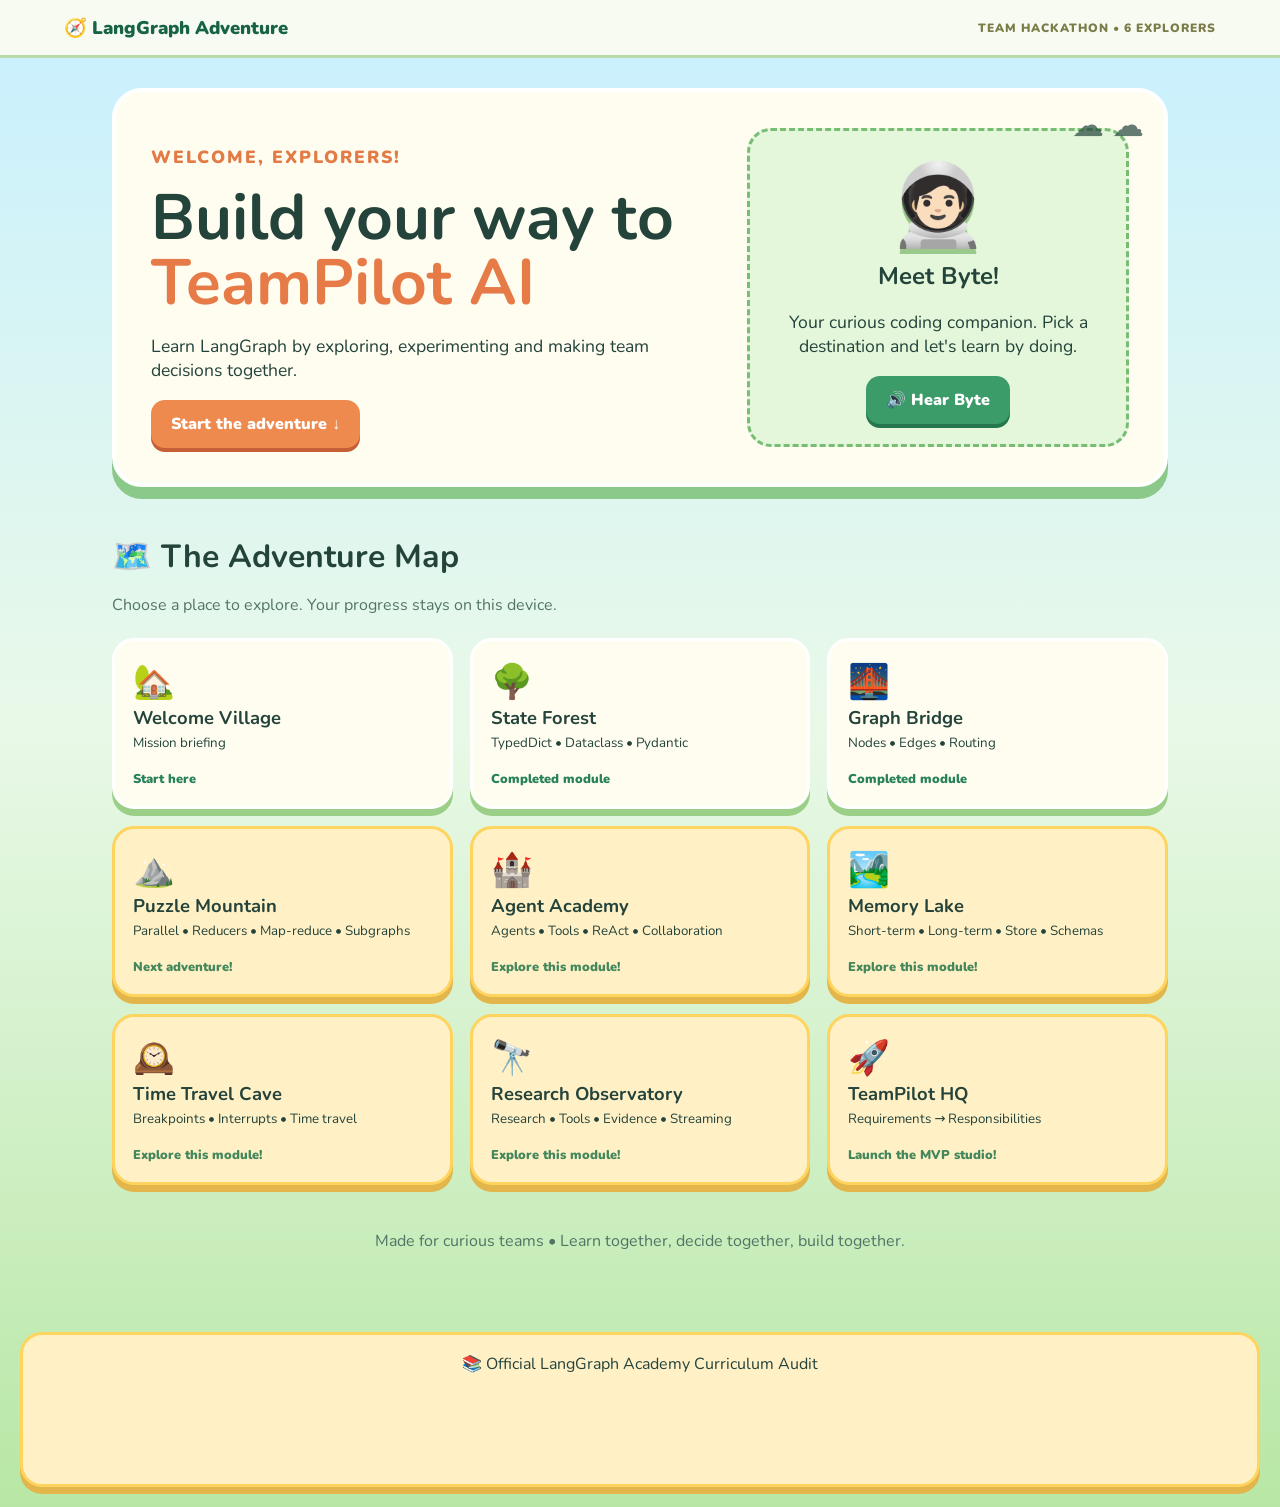
<file: index.html>
<!DOCTYPE html>
<html lang="en">
<head>
<meta charset="UTF-8"><meta name="viewport" content="width=device-width, initial-scale=1">
<title>LangGraph Adventure Studio</title><link rel="stylesheet" href="styles.css">
</head>
<body>
<header class="topbar"><a class="brand" href="index.html">🧭 LangGraph Adventure</a><span class="tag">TEAM HACKATHON • 6 EXPLORERS</span></header>
<main class="map-shell">
  <section class="hero">
    <div><p class="eyebrow">WELCOME, EXPLORERS!</p><h1>Build your way to<br><span>TeamPilot AI</span></h1>
    <p>Learn LangGraph by exploring, experimenting and making team decisions together.</p>
    <a class="button" href="#map">Start the adventure ↓</a></div>
    <div class="byte-card"><div class="byte">🧑🏻‍🚀</div><h2>Meet Byte!</h2><p>Your curious coding companion. Pick a destination and let's learn by doing.</p><button class="button secondary" onclick="speak('Hi explorers! I am Byte. Let us build TeamPilot AI together!')">🔊 Hear Byte</button></div>
  </section>
  <section id="map" class="map">
    <h2>🗺️ The Adventure Map</h2><p class="muted">Choose a place to explore. Your progress stays on this device.</p>
    <div class="destinations">
      <a class="destination done" href="index.html"><b>🏡</b><strong>Welcome Village</strong><small>Mission briefing</small><em>Start here</em></a>
      <a class="destination done" href="concept-explorer.html"><b>🌳</b><strong>State Forest</strong><small>TypedDict • Dataclass • Pydantic</small><em>Completed module</em></a>
      <a class="destination done" href="graph-bridge.html"><b>🌉</b><strong>Graph Bridge</strong><small>Nodes • Edges • Routing</small><em>Completed module</em></a>
      <a class="destination current" href="puzzle-mountain.html"><b>⛰️</b><strong>Puzzle Mountain</strong><small>Parallel • Reducers • Map-reduce • Subgraphs</small><em>Next adventure!</em></a>
      <a class="destination current" href="agent-academy.html"><b>🏰</b><strong>Agent Academy</strong><small>Agents • Tools • ReAct • Collaboration</small><em>Explore this module!</em></a>
      <a class="destination current" href="memory-lake.html"><b>🏞️</b><strong>Memory Lake</strong><small>Short-term • Long-term • Store • Schemas</small><em>Explore this module!</em></a>
      <a class="destination current" href="time-travel-cave.html"><b>🕰️</b><strong>Time Travel Cave</strong><small>Breakpoints • Interrupts • Time travel</small><em>Explore this module!</em></a>
      <a class="destination current" href="research-observatory.html"><b>🔭</b><strong>Research Observatory</strong><small>Research • Tools • Evidence • Streaming</small><em>Explore this module!</em></a>
      <a class="destination current" href="team-pilot-hq.html"><b>🚀</b><strong>TeamPilot HQ</strong><small>Requirements → Responsibilities</small><em>Launch the MVP studio!</em></a>
    </div>
  </section>
  <footer>Made for curious teams • Learn together, decide together, build together.</footer>
</main><script src="app.js"></script>
<p style="text-align:center;margin:20px"><a class="destination current" href="curriculum-audit.html">📚 Official LangGraph Academy Curriculum Audit</a></p></body></html>
</file>
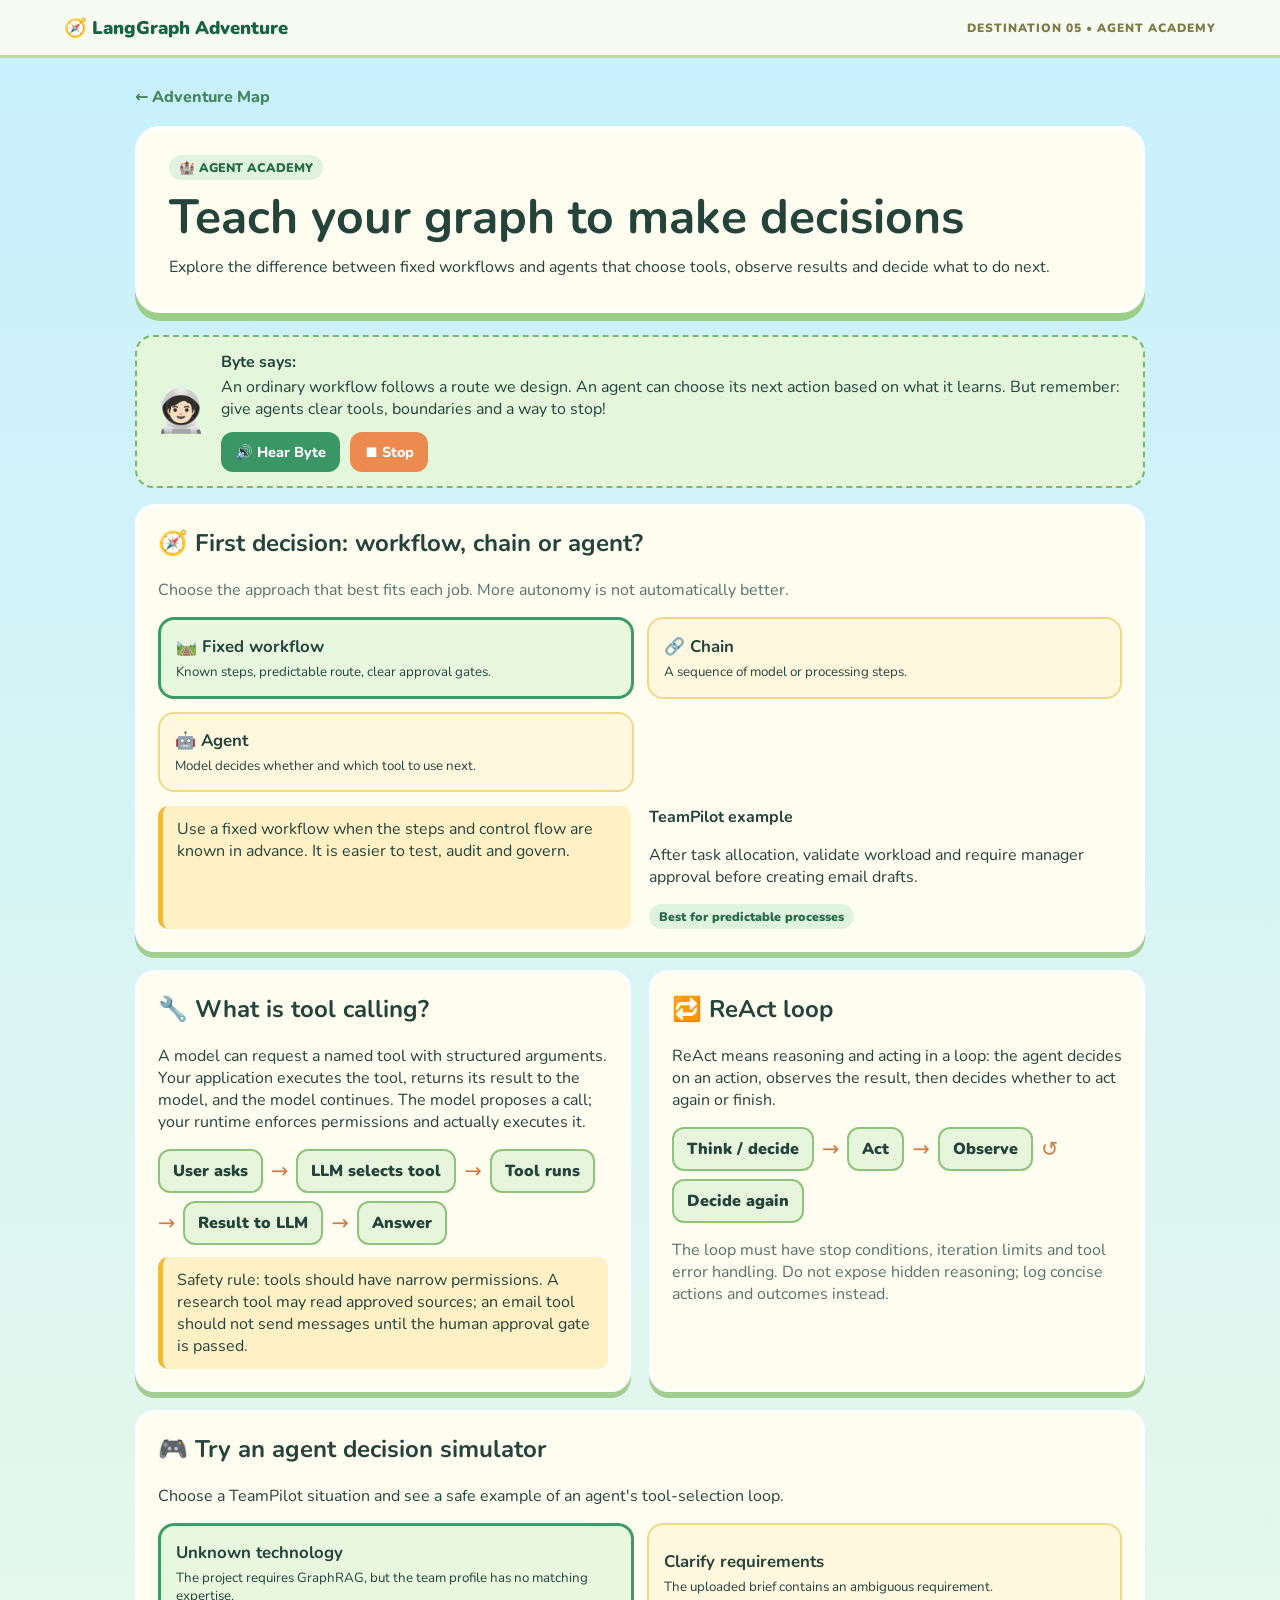
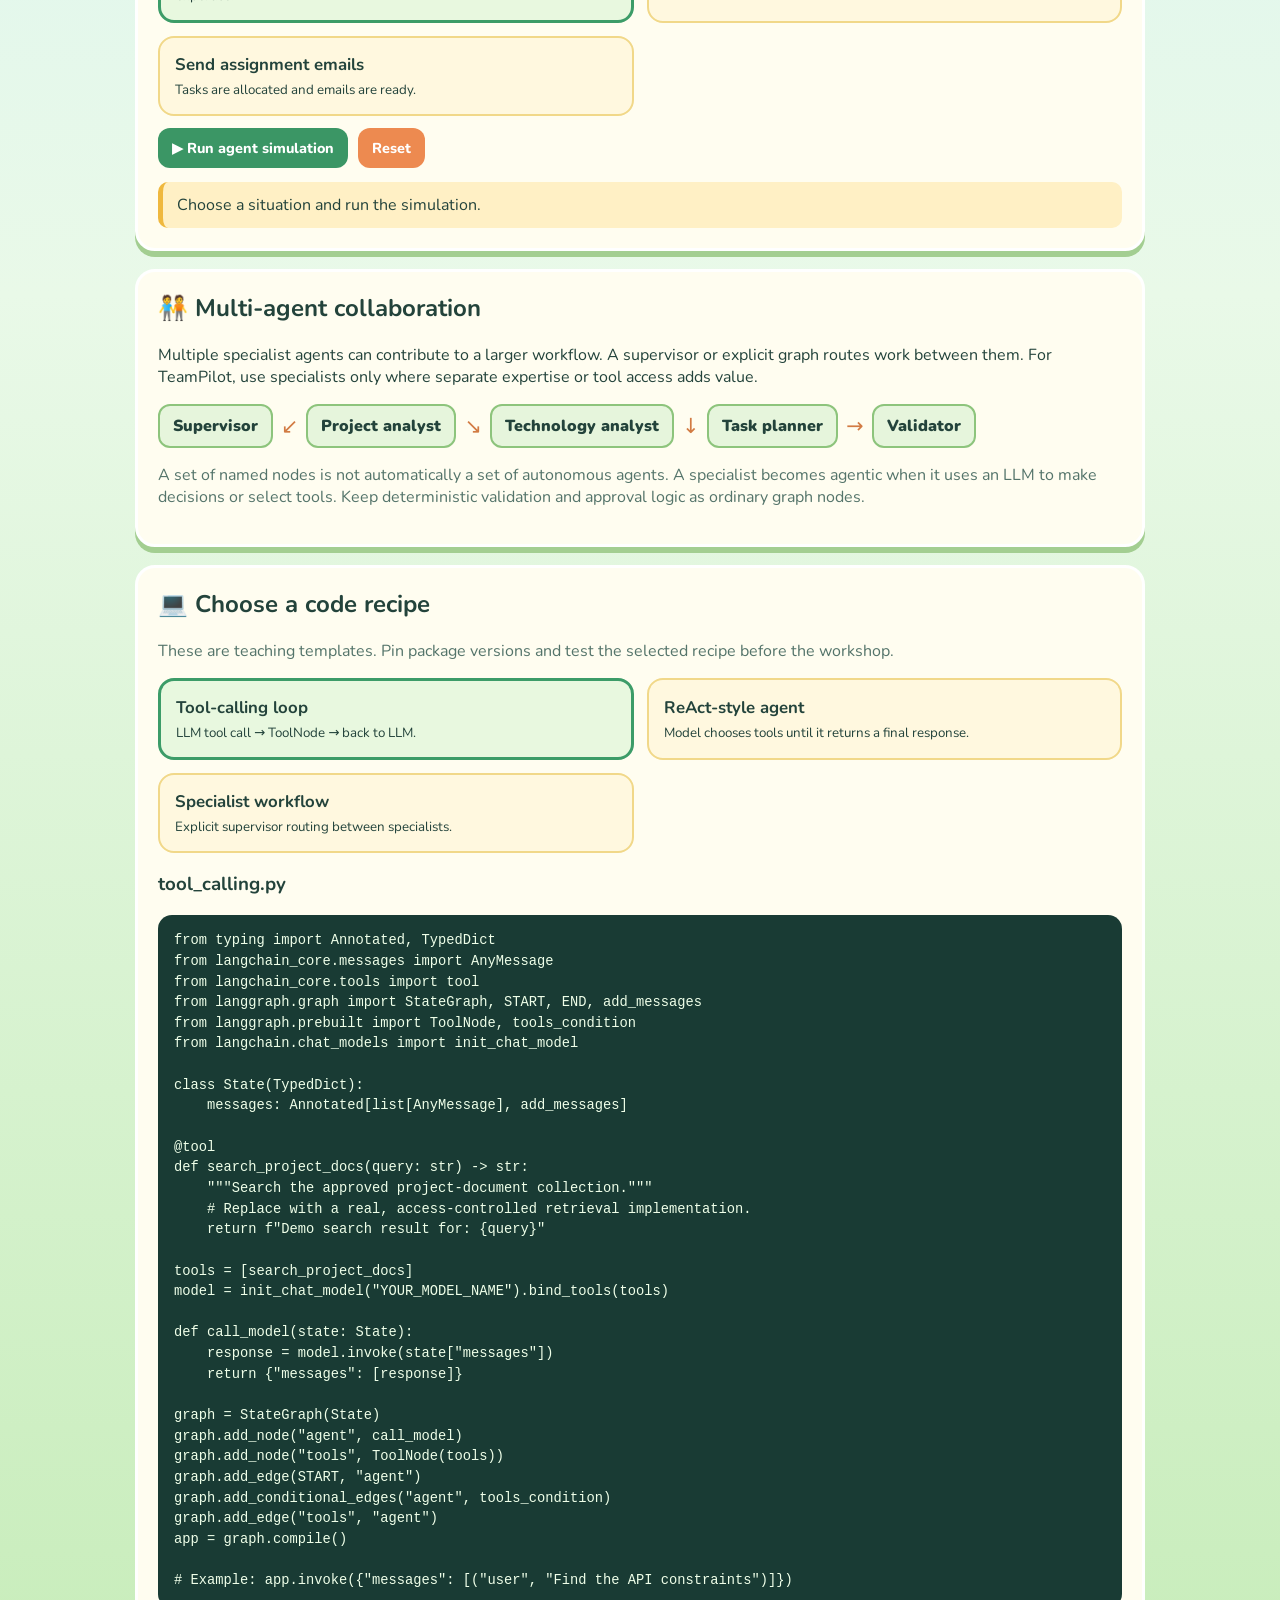
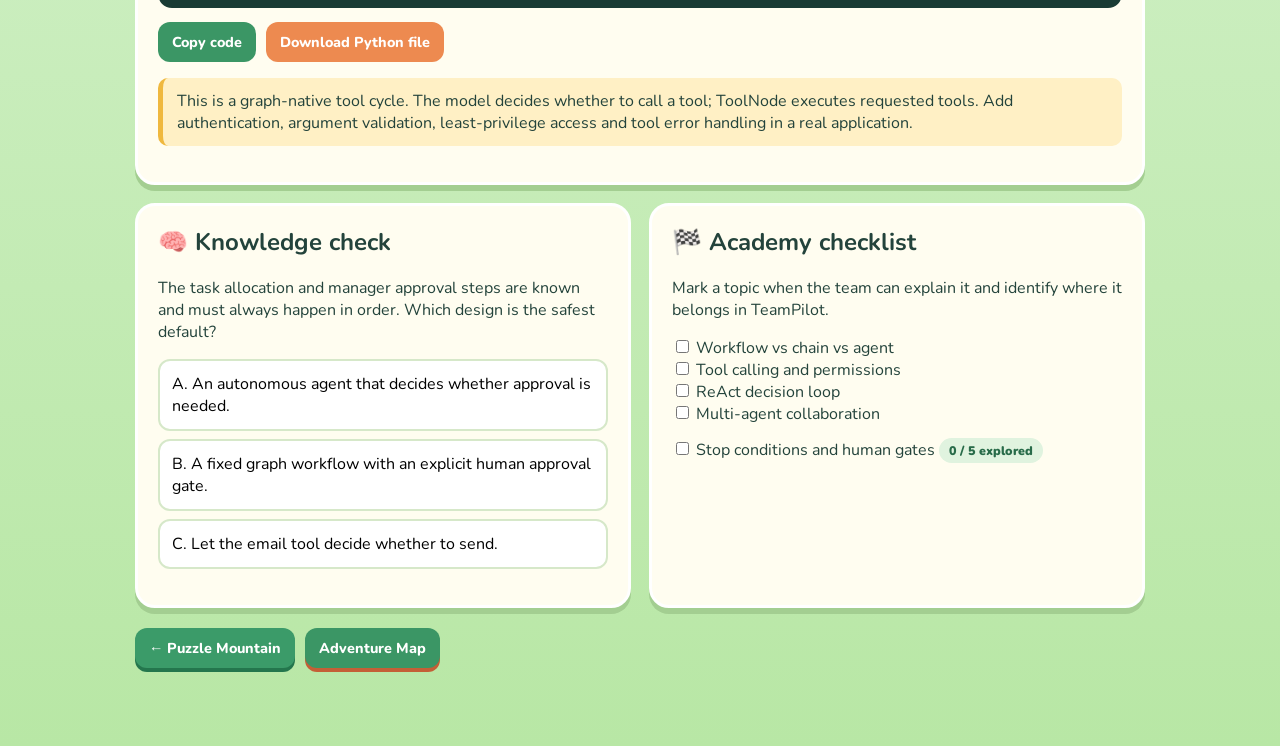
<file: agent-academy.html>
<!DOCTYPE html>
<html lang="en">
<head><meta charset="UTF-8"><meta name="viewport" content="width=device-width,initial-scale=1">
<title>Agent Academy</title><link rel="stylesheet" href="styles.css"></head>
<body>
<header class="topbar"><a class="brand" href="index.html">🧭 LangGraph Adventure</a><span class="tag">DESTINATION 05 • AGENT ACADEMY</span></header>
<main class="page">
<a class="crumb" href="index.html">← Adventure Map</a>
<section class="page-head"><span class="pill">🏰 AGENT ACADEMY</span><h1>Teach your graph to make decisions</h1>
<p>Explore the difference between fixed workflows and agents that choose tools, observe results and decide what to do next.</p></section>
<div class="mentor"><div class="avatar">🧑🏻‍🚀</div><div><b>Byte says:</b><p>An ordinary workflow follows a route we design. An agent can choose its next action based on what it learns. But remember: give agents clear tools, boundaries and a way to stop!</p>
<div class="actions"><button onclick="speak('An ordinary workflow follows a route we design. An agent can choose its next action based on what it learns. Give agents clear tools, boundaries and a way to stop!')">🔊 Hear Byte</button><button class="alt" onclick="speechSynthesis.cancel()">⏹ Stop</button></div></div></div>

<section class="panel"><h2>🧭 First decision: workflow, chain or agent?</h2>
<p class="muted">Choose the approach that best fits each job. More autonomy is not automatically better.</p>
<div class="cards" id="decisionChoices">
<button class="choice active" data-id="workflow"><strong>🛤️ Fixed workflow</strong><small>Known steps, predictable route, clear approval gates.</small></button>
<button class="choice" data-id="chain"><strong>🔗 Chain</strong><small>A sequence of model or processing steps.</small></button>
<button class="choice" data-id="agent"><strong>🤖 Agent</strong><small>Model decides whether and which tool to use next.</small></button>
</div>
<div class="grid2" style="margin-top:14px"><div class="notice" id="decisionExplanation"></div><div><b>TeamPilot example</b><p id="decisionExample"></p><span class="pill" id="decisionVerdict"></span></div></div>
</section>

<section class="grid2" style="margin-top:18px">
<div class="panel"><h2>🔧 What is tool calling?</h2>
<p>A model can request a named tool with structured arguments. Your application executes the tool, returns its result to the model, and the model continues. The model proposes a call; your runtime enforces permissions and actually executes it.</p>
<div class="flow"><span class="node">User asks</span><span class="arrow">→</span><span class="node">LLM selects tool</span><span class="arrow">→</span><span class="node">Tool runs</span><span class="arrow">→</span><span class="node">Result to LLM</span><span class="arrow">→</span><span class="node">Answer</span></div>
<div class="notice">Safety rule: tools should have narrow permissions. A research tool may read approved sources; an email tool should not send messages until the human approval gate is passed.</div>
</div>
<div class="panel"><h2>🔁 ReAct loop</h2>
<p>ReAct means reasoning and acting in a loop: the agent decides on an action, observes the result, then decides whether to act again or finish.</p>
<div class="flow"><span class="node">Think / decide</span><span class="arrow">→</span><span class="node">Act</span><span class="arrow">→</span><span class="node">Observe</span><span class="arrow">↺</span><span class="node">Decide again</span></div>
<p class="muted">The loop must have stop conditions, iteration limits and tool error handling. Do not expose hidden reasoning; log concise actions and outcomes instead.</p>
</div></section>

<section class="panel" style="margin-top:18px"><h2>🎮 Try an agent decision simulator</h2>
<p>Choose a TeamPilot situation and see a safe example of an agent's tool-selection loop.</p>
<div class="cards" id="scenarioChoices">
<button class="choice active" data-id="unknown"><strong>Unknown technology</strong><small>The project requires GraphRAG, but the team profile has no matching expertise.</small></button>
<button class="choice" data-id="docs"><strong>Clarify requirements</strong><small>The uploaded brief contains an ambiguous requirement.</small></button>
<button class="choice" data-id="email"><strong>Send assignment emails</strong><small>Tasks are allocated and emails are ready.</small></button>
</div>
<div class="actions"><button onclick="runSimulation()">▶ Run agent simulation</button><button class="alt" onclick="resetSimulation()">Reset</button></div>
<div id="simulation" class="notice" style="margin-top:14px" aria-live="polite">Choose a situation and run the simulation.</div>
</section>

<section class="panel" style="margin-top:18px"><h2>🧑‍🤝‍🧑 Multi-agent collaboration</h2>
<p>Multiple specialist agents can contribute to a larger workflow. A supervisor or explicit graph routes work between them. For TeamPilot, use specialists only where separate expertise or tool access adds value.</p>
<div class="flow"><span class="node">Supervisor</span><span class="arrow">↙</span><span class="node">Project analyst</span><span class="arrow">↘</span><span class="node">Technology analyst</span><span class="arrow">↓</span><span class="node">Task planner</span><span class="arrow">→</span><span class="node">Validator</span></div>
<p class="muted">A set of named nodes is not automatically a set of autonomous agents. A specialist becomes agentic when it uses an LLM to make decisions or select tools. Keep deterministic validation and approval logic as ordinary graph nodes.</p>
</section>

<section class="panel" style="margin-top:18px"><h2>💻 Choose a code recipe</h2>
<p class="muted">These are teaching templates. Pin package versions and test the selected recipe before the workshop.</p>
<div class="cards" id="recipeChoices">
<button class="choice active" data-id="tool"><strong>Tool-calling loop</strong><small>LLM tool call → ToolNode → back to LLM.</small></button>
<button class="choice" data-id="react"><strong>ReAct-style agent</strong><small>Model chooses tools until it returns a final response.</small></button>
<button class="choice" data-id="multi"><strong>Specialist workflow</strong><small>Explicit supervisor routing between specialists.</small></button>
</div>
<h3 id="recipeTitle" style="margin-top:18px">tool_calling.py</h3><pre class="code" id="recipeCode"></pre>
<div class="actions"><button onclick="copyRecipe()">Copy code</button><button class="alt" onclick="downloadRecipe()">Download Python file</button></div>
<p class="notice" id="recipeNote"></p>
</section>

<section class="grid2" style="margin-top:18px">
<div class="panel"><h2>🧠 Knowledge check</h2><p id="quizQuestion"></p><div id="quizOptions"></div><p id="quizFeedback" aria-live="polite"></p></div>
<div class="panel"><h2>🏁 Academy checklist</h2><p>Mark a topic when the team can explain it and identify where it belongs in TeamPilot.</p>
<label><input type="checkbox" class="academy-check" value="workflow"> Workflow vs chain vs agent</label><br>
<label><input type="checkbox" class="academy-check" value="tools"> Tool calling and permissions</label><br>
<label><input type="checkbox" class="academy-check" value="react"> ReAct decision loop</label><br>
<label><input type="checkbox" class="academy-check" value="multi"> Multi-agent collaboration</label><br>
<label><input type="checkbox" class="academy-check" value="safety"> Stop conditions and human gates</label>
<p class="pill" id="academyProgress">0 / 5 explored</p></div>
</section>
<div class="actions" style="margin-top:20px"><a class="button secondary" href="puzzle-mountain.html">← Puzzle Mountain</a><a class="button" href="index.html">Adventure Map</a></div>
</main>
<script src="app.js"></script><script src="agent-academy.js"></script>
</body></html>
</file>
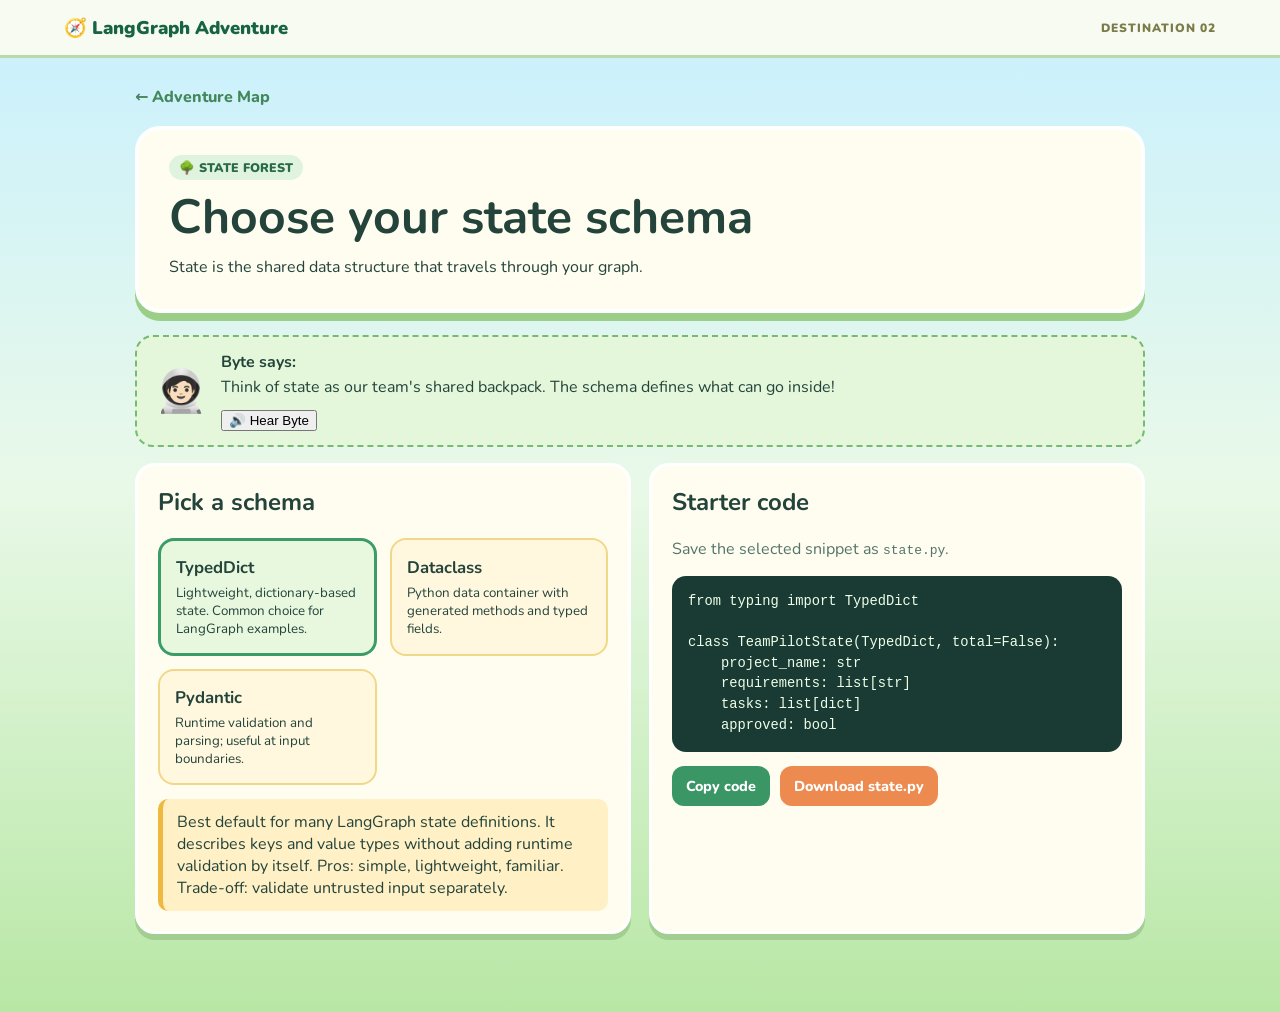
<file: concept-explorer.html>
<!DOCTYPE html><html lang="en"><head><meta charset="UTF-8"><meta name="viewport" content="width=device-width,initial-scale=1"><title>State Forest</title><link rel="stylesheet" href="styles.css"></head><body><header class="topbar"><a class="brand" href="index.html">🧭 LangGraph Adventure</a><span class="tag">DESTINATION 02</span></header><main class="page"><a class="crumb" href="index.html">← Adventure Map</a><section class="page-head"><span class="pill">🌳 STATE FOREST</span><h1>Choose your state schema</h1><p>State is the shared data structure that travels through your graph.</p></section><div class="mentor"><div class="avatar">🧑🏻‍🚀</div><div><b>Byte says:</b><p>Think of state as our team's shared backpack. The schema defines what can go inside!</p><button class="actions" onclick="speak('State is the shared data structure that travels through your graph. Choose the schema that fits your project.')">🔊 Hear Byte</button></div></div><section class="grid2"><div class="panel"><h2>Pick a schema</h2><div class="cards" id="choices"><button class="choice active" data-id="typed"><strong>TypedDict</strong><small>Lightweight, dictionary-based state. Common choice for LangGraph examples.</small></button><button class="choice" data-id="data"><strong>Dataclass</strong><small>Python data container with generated methods and typed fields.</small></button><button class="choice" data-id="pydantic"><strong>Pydantic</strong><small>Runtime validation and parsing; useful at input boundaries.</small></button></div><div id="details" class="notice" style="margin-top:14px"></div></div><div class="panel"><h2>Starter code</h2><p class="muted">Save the selected snippet as <code>state.py</code>.</p><pre class="code" id="code"></pre><div class="actions"><button onclick="copyCode()">Copy code</button><button class="alt" onclick="downloadCode()">Download state.py</button></div></div></section></main><script src="app.js"></script><script src="concept-explorer.js"></script></body></html>
</file>
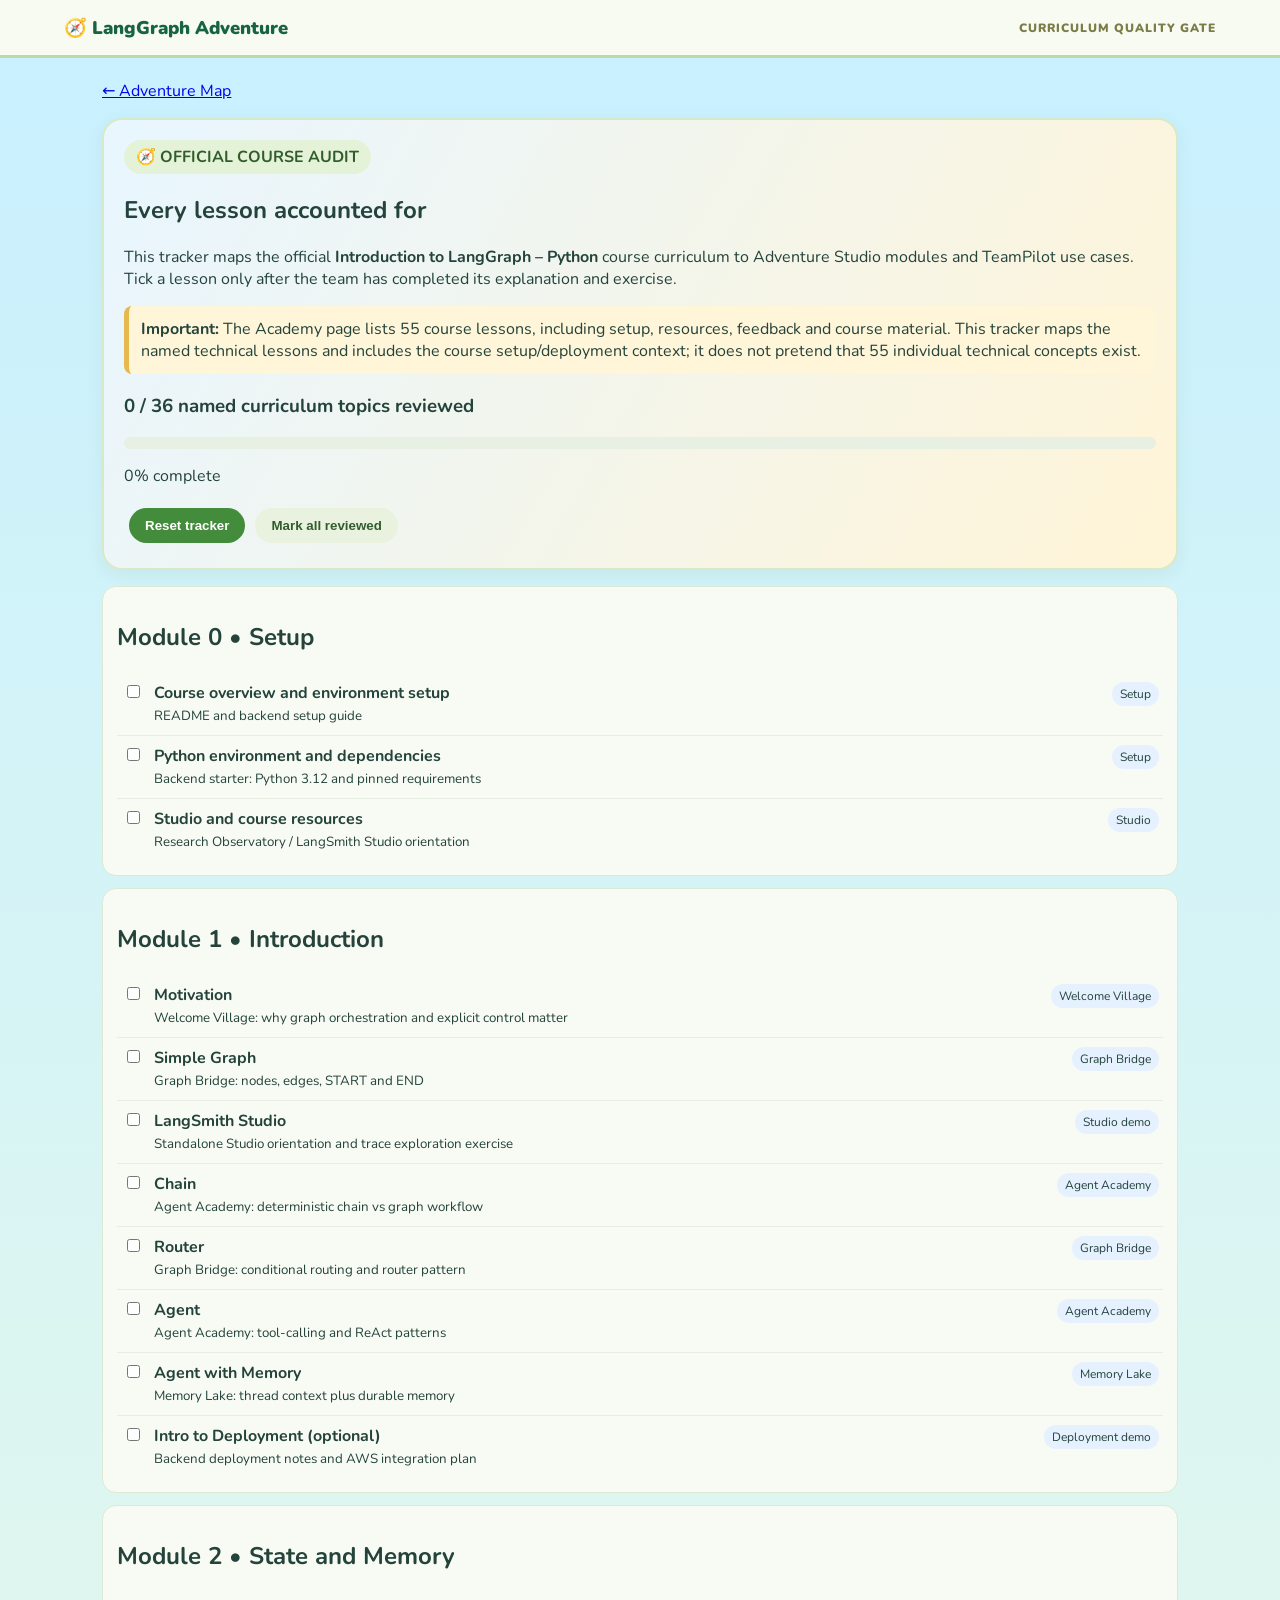
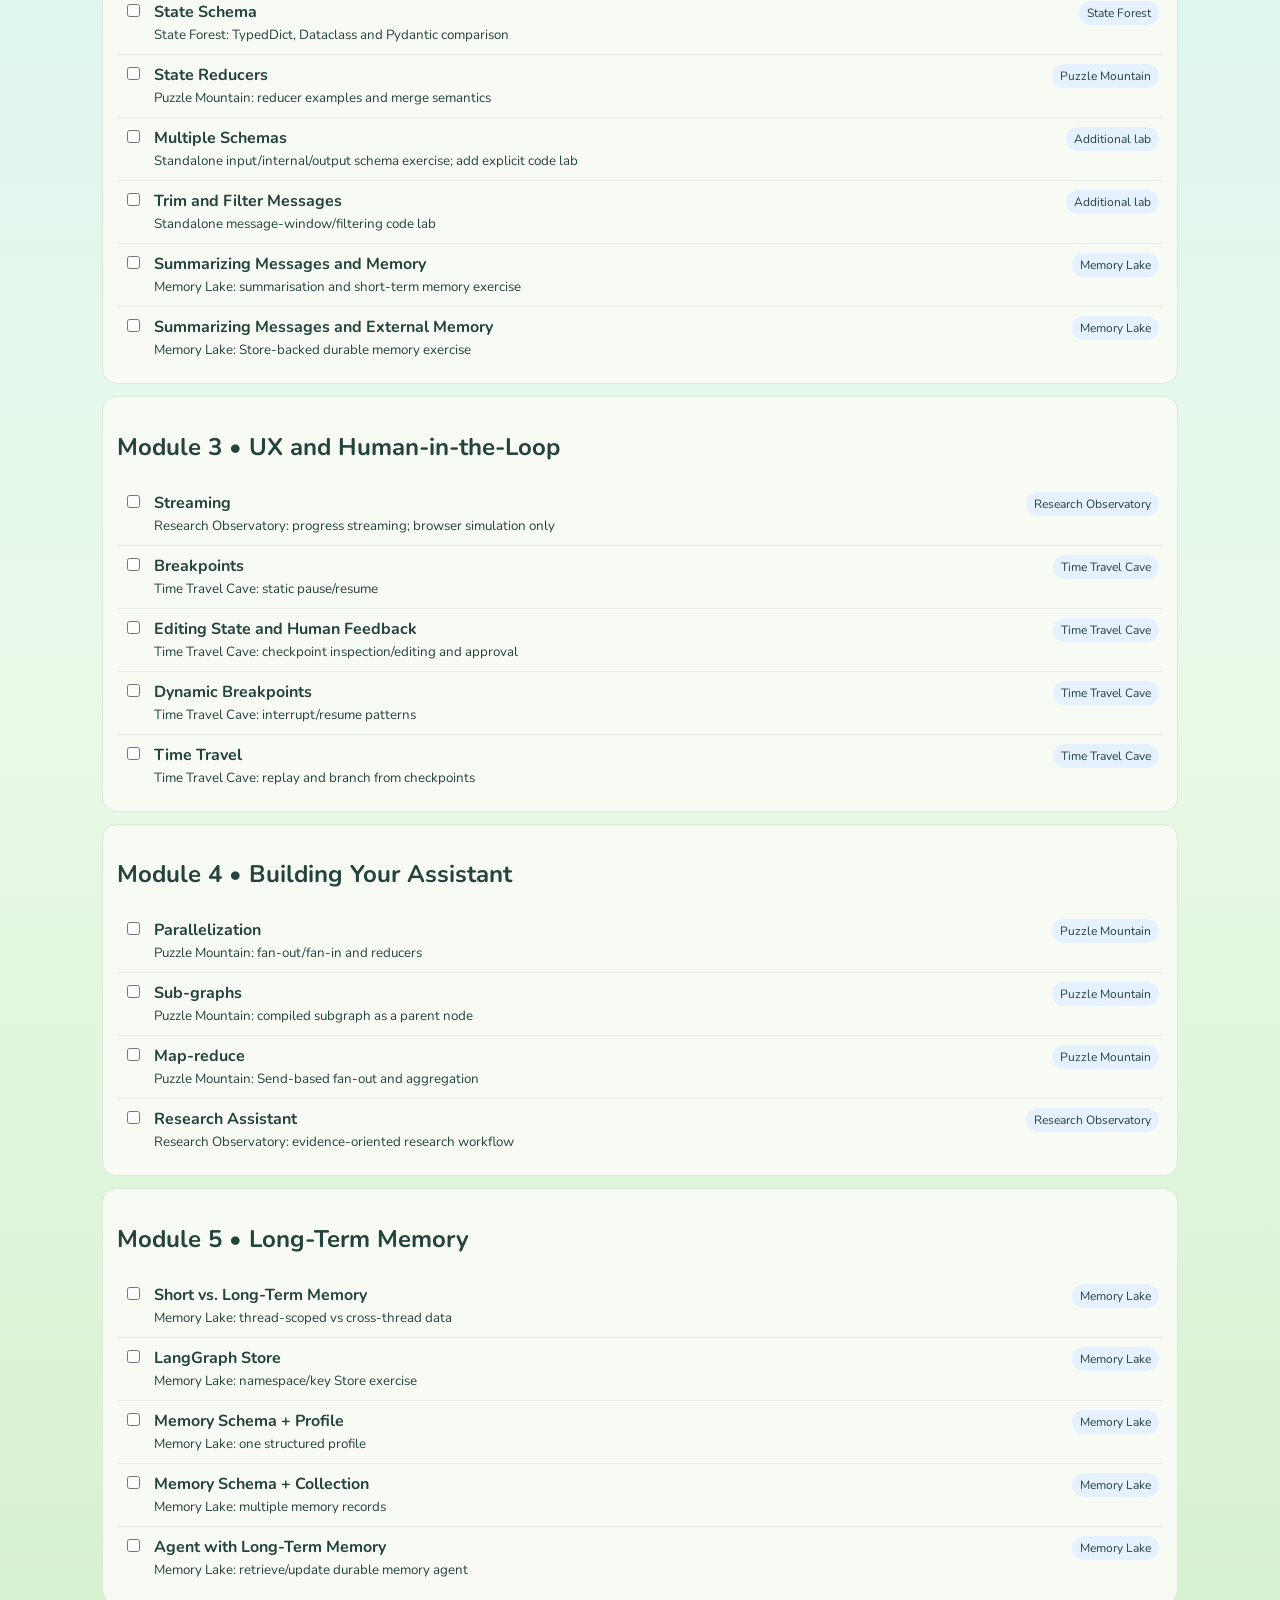
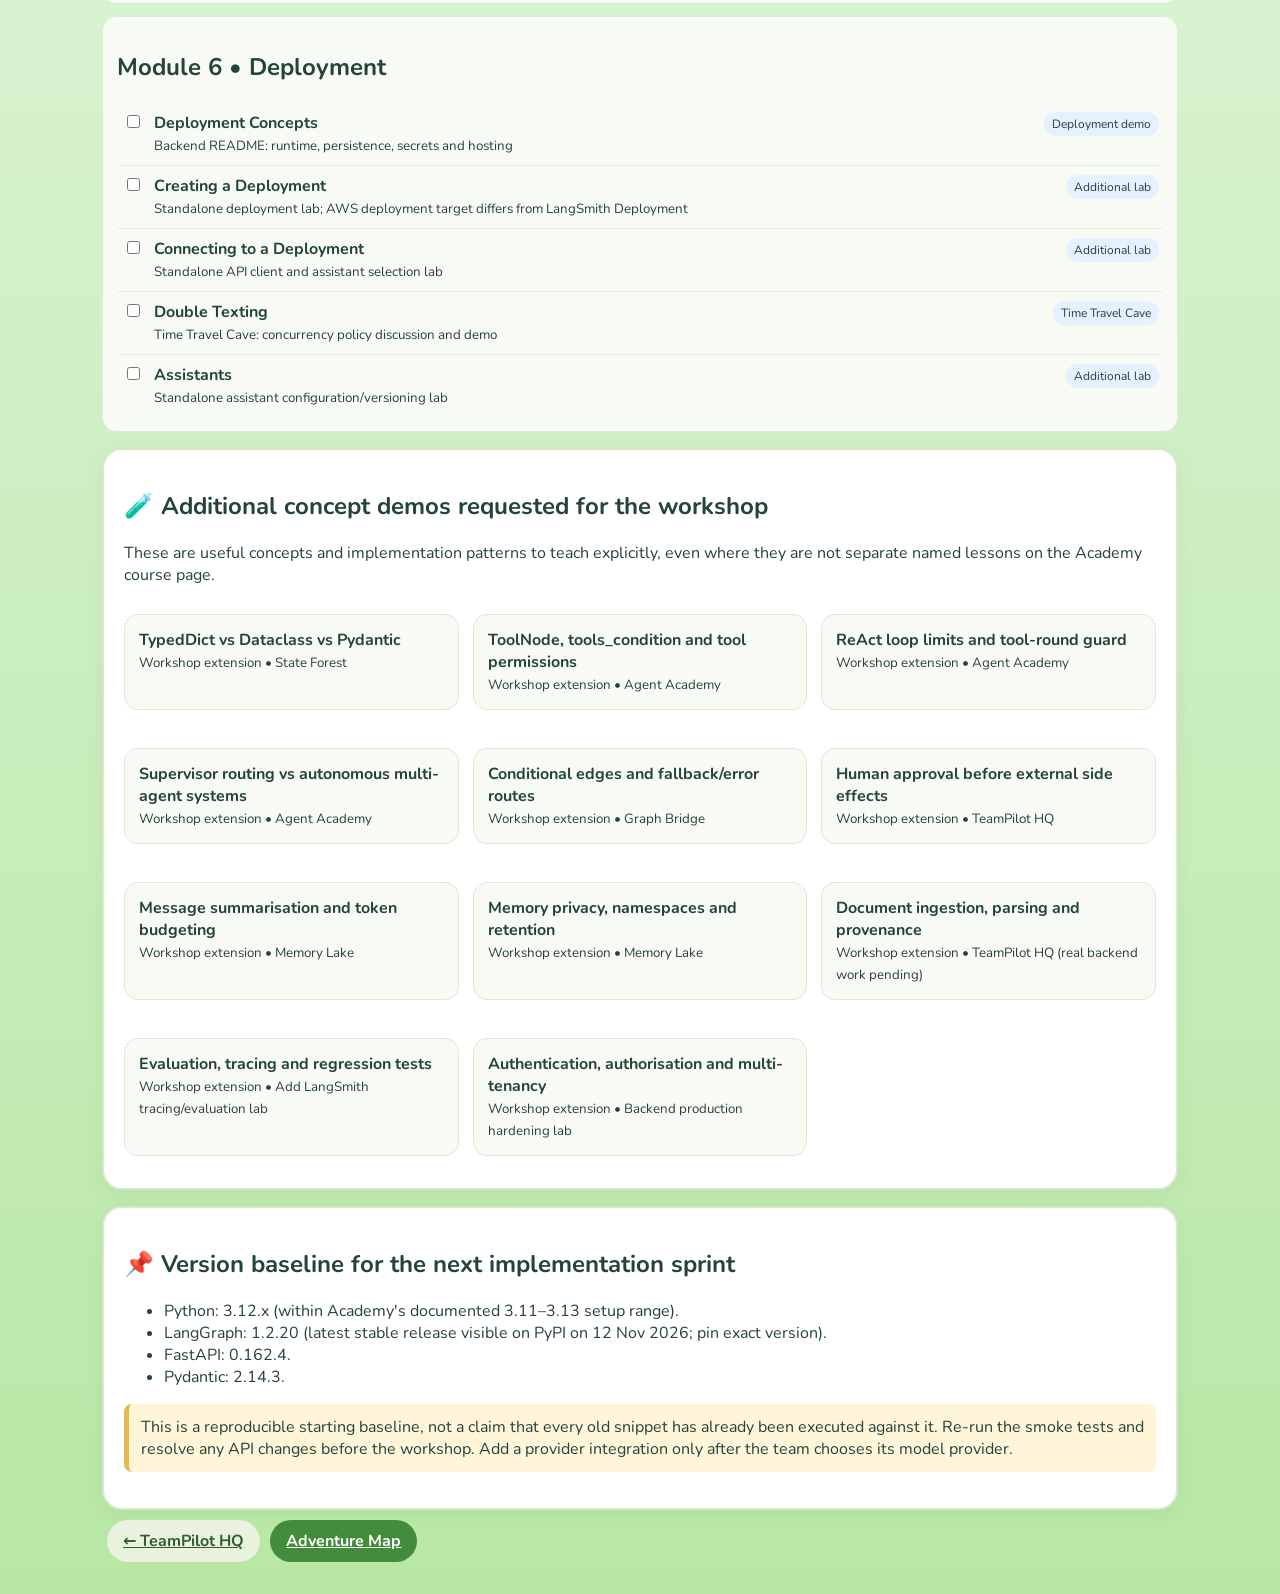
<file: curriculum-audit.html>
<!DOCTYPE html>
<html lang="en"><head><meta charset="UTF-8"><meta name="viewport" content="width=device-width,initial-scale=1">
<title>Curriculum Expedition Tracker • LangGraph Adventure</title><link rel="stylesheet" href="styles.css">
<style>
.audit-wrap{max-width:1120px;margin:auto;padding:22px}.audit-hero,.audit-card{background:#fff;border:2px solid #d8e9c9;border-radius:20px;padding:20px;margin:16px 0;box-shadow:0 5px 18px #355b2510}
.audit-hero{background:linear-gradient(120deg,#e8f6ff,#fff4d7)}.audit-grid{display:grid;grid-template-columns:repeat(auto-fit,minmax(250px,1fr));gap:14px}
.audit-pill{display:inline-block;background:#e4f2d8;padding:6px 12px;border-radius:20px;font-weight:700;color:#315d2c}
.audit-module{background:#f8fbf4;border:1px solid #dce9d5;border-radius:14px;padding:14px;margin:12px 0}
.audit-lesson{display:grid;grid-template-columns:24px 1fr auto;gap:9px;align-items:start;padding:9px 4px;border-bottom:1px solid #e5eee0}
.audit-lesson:last-child{border-bottom:0}.audit-lesson a{font-weight:700;color:#315d2c}.audit-status{font-size:12px;background:#e6f1ff;border-radius:14px;padding:4px 8px;white-space:nowrap}
.audit-note{background:#fff5d9;border-left:5px solid #e5b94d;padding:12px;border-radius:8px}
.audit-bar{height:12px;background:#e8efe3;border-radius:12px;overflow:hidden}.audit-bar>span{display:block;height:100%;width:0;background:#62a84e}
.audit-btn{background:#438c3b;color:white;border:0;border-radius:22px;padding:10px 16px;margin:5px;cursor:pointer;font-weight:700}.audit-btn.alt{background:#e8f2df;color:#315d2c}
@media(max-width:600px){.audit-lesson{grid-template-columns:24px 1fr}.audit-status{grid-column:2}}
</style></head><body>
<header class="topbar"><a class="brand" href="index.html">🧭 LangGraph Adventure</a><span class="tag">CURRICULUM QUALITY GATE</span></header>
<main class="audit-wrap"><a href="index.html">← Adventure Map</a>
<section class="audit-hero"><span class="audit-pill">🧭 OFFICIAL COURSE AUDIT</span><h1>Every lesson accounted for</h1>
<p>This tracker maps the official <b>Introduction to LangGraph – Python</b> course curriculum to Adventure Studio modules and TeamPilot use cases. Tick a lesson only after the team has completed its explanation and exercise.</p>
<div class="audit-note"><b>Important:</b> The Academy page lists 55 course lessons, including setup, resources, feedback and course material. This tracker maps the named technical lessons and includes the course setup/deployment context; it does not pretend that 55 individual technical concepts exist.</div>
<h3 id="count">0 topics marked complete</h3><div class="audit-bar"><span id="bar"></span></div><p id="pct">0%</p>
<button class="audit-btn" onclick="resetAudit()">Reset tracker</button><button class="audit-btn alt" onclick="markAll()">Mark all reviewed</button></section>
<div id="modules"></div>
<section class="audit-card"><h2>🧪 Additional concept demos requested for the workshop</h2>
<p>These are useful concepts and implementation patterns to teach explicitly, even where they are not separate named lessons on the Academy course page.</p>
<div id="extras" class="audit-grid"></div></section>
<section class="audit-card"><h2>📌 Version baseline for the next implementation sprint</h2>
<ul><li>Python: 3.12.x (within Academy's documented 3.11–3.13 setup range).</li><li>LangGraph: 1.2.20 (latest stable release visible on PyPI on 12 Nov 2026; pin exact version).</li><li>FastAPI: 0.162.4.</li><li>Pydantic: 2.14.3.</li></ul>
<p class="audit-note">This is a reproducible starting baseline, not a claim that every old snippet has already been executed against it. Re-run the smoke tests and resolve any API changes before the workshop. Add a provider integration only after the team chooses its model provider.</p>
</section>
<div style="margin:20px 0"><a class="audit-btn alt" href="team-pilot-hq.html">← TeamPilot HQ</a><a class="audit-btn" href="index.html">Adventure Map</a></div>
</main><script src="curriculum-audit.js"></script></body></html>
</file>
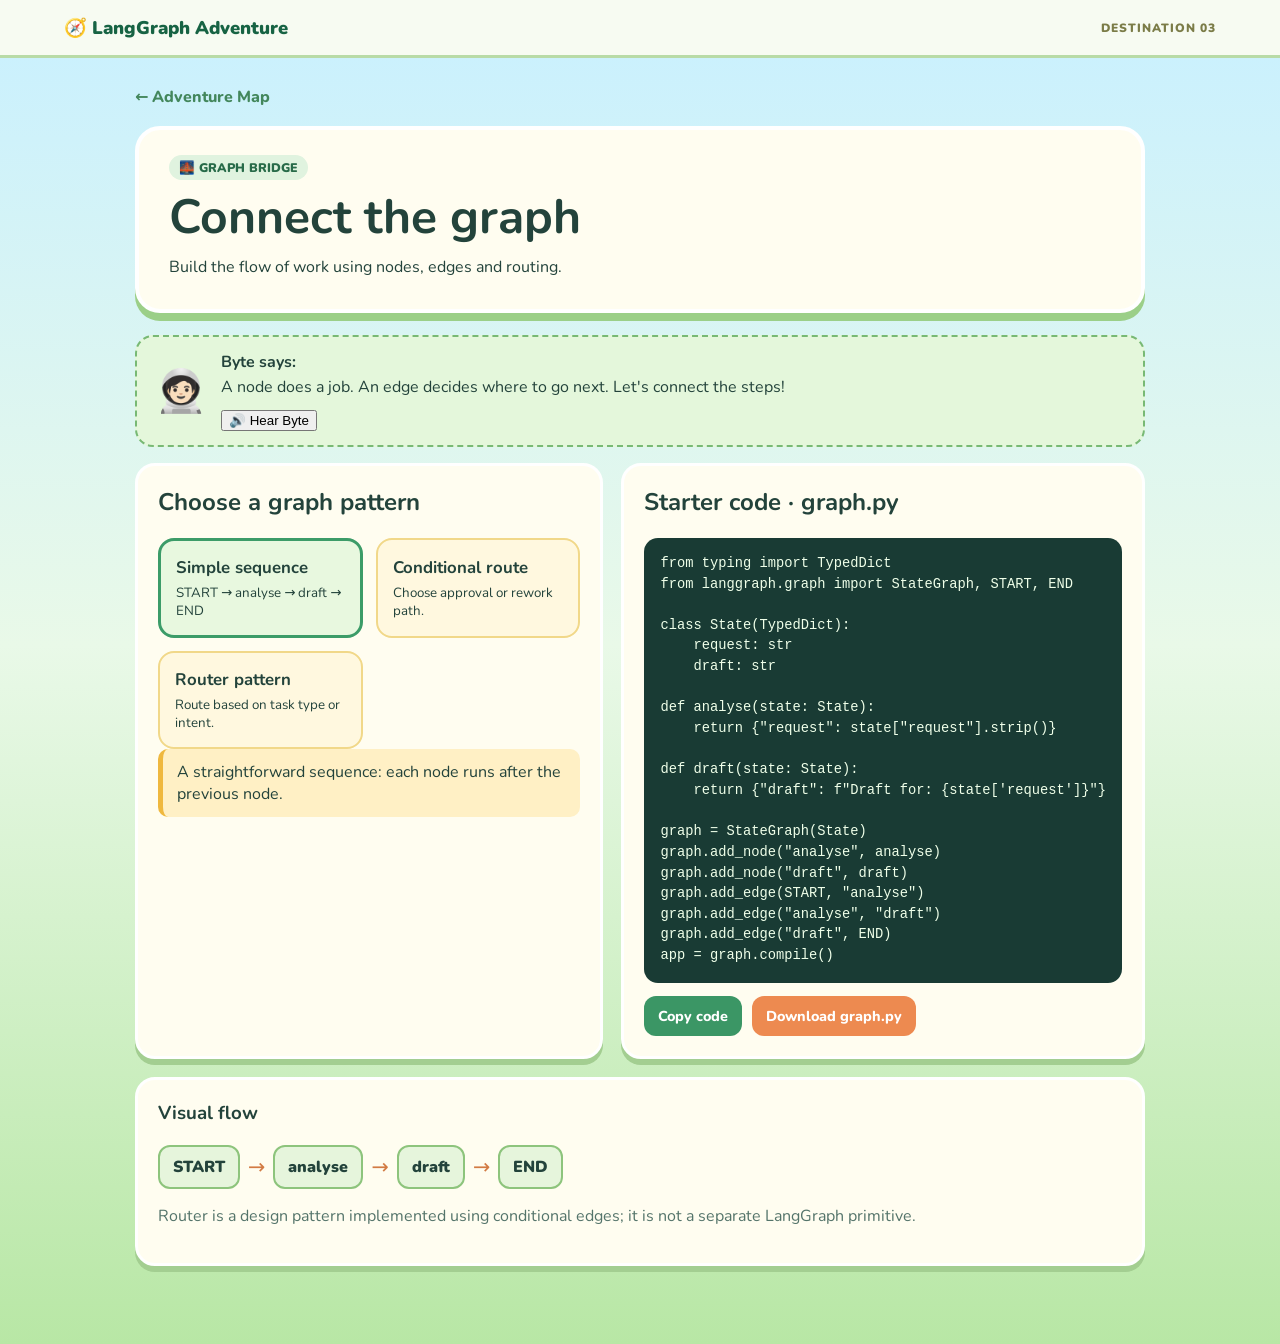
<file: graph-bridge.html>
<!DOCTYPE html><html lang="en"><head><meta charset="UTF-8"><meta name="viewport" content="width=device-width,initial-scale=1"><title>Graph Bridge</title><link rel="stylesheet" href="styles.css"></head><body><header class="topbar"><a class="brand" href="index.html">🧭 LangGraph Adventure</a><span class="tag">DESTINATION 03</span></header><main class="page"><a class="crumb" href="index.html">← Adventure Map</a><section class="page-head"><span class="pill">🌉 GRAPH BRIDGE</span><h1>Connect the graph</h1><p>Build the flow of work using nodes, edges and routing.</p></section><div class="mentor"><div class="avatar">🧑🏻‍🚀</div><div><b>Byte says:</b><p>A node does a job. An edge decides where to go next. Let's connect the steps!</p><button class="actions" onclick="speak('A node does a job. An edge decides where to go next. START begins the graph and END finishes it.')">🔊 Hear Byte</button></div></div><div class="grid2"><section class="panel"><h2>Choose a graph pattern</h2><div class="cards"><button class="choice active" data-id="simple"><strong>Simple sequence</strong><small>START → analyse → draft → END</small></button><button class="choice" data-id="conditional"><strong>Conditional route</strong><small>Choose approval or rework path.</small></button><button class="choice" data-id="router"><strong>Router pattern</strong><small>Route based on task type or intent.</small></button></div><div id="graphDetails" class="notice"></div></section><section class="panel"><h2>Starter code · graph.py</h2><pre class="code" id="graphCode"></pre><div class="actions"><button onclick="copyGraph()">Copy code</button><button class="alt" onclick="downloadGraph()">Download graph.py</button></div></section></div><div class="panel" style="margin-top:18px"><h3>Visual flow</h3><div id="flow" class="flow"></div><p class="muted">Router is a design pattern implemented using conditional edges; it is not a separate LangGraph primitive.</p></div></main><script src="app.js"></script><script src="graph-bridge.js"></script></body></html>
</file>
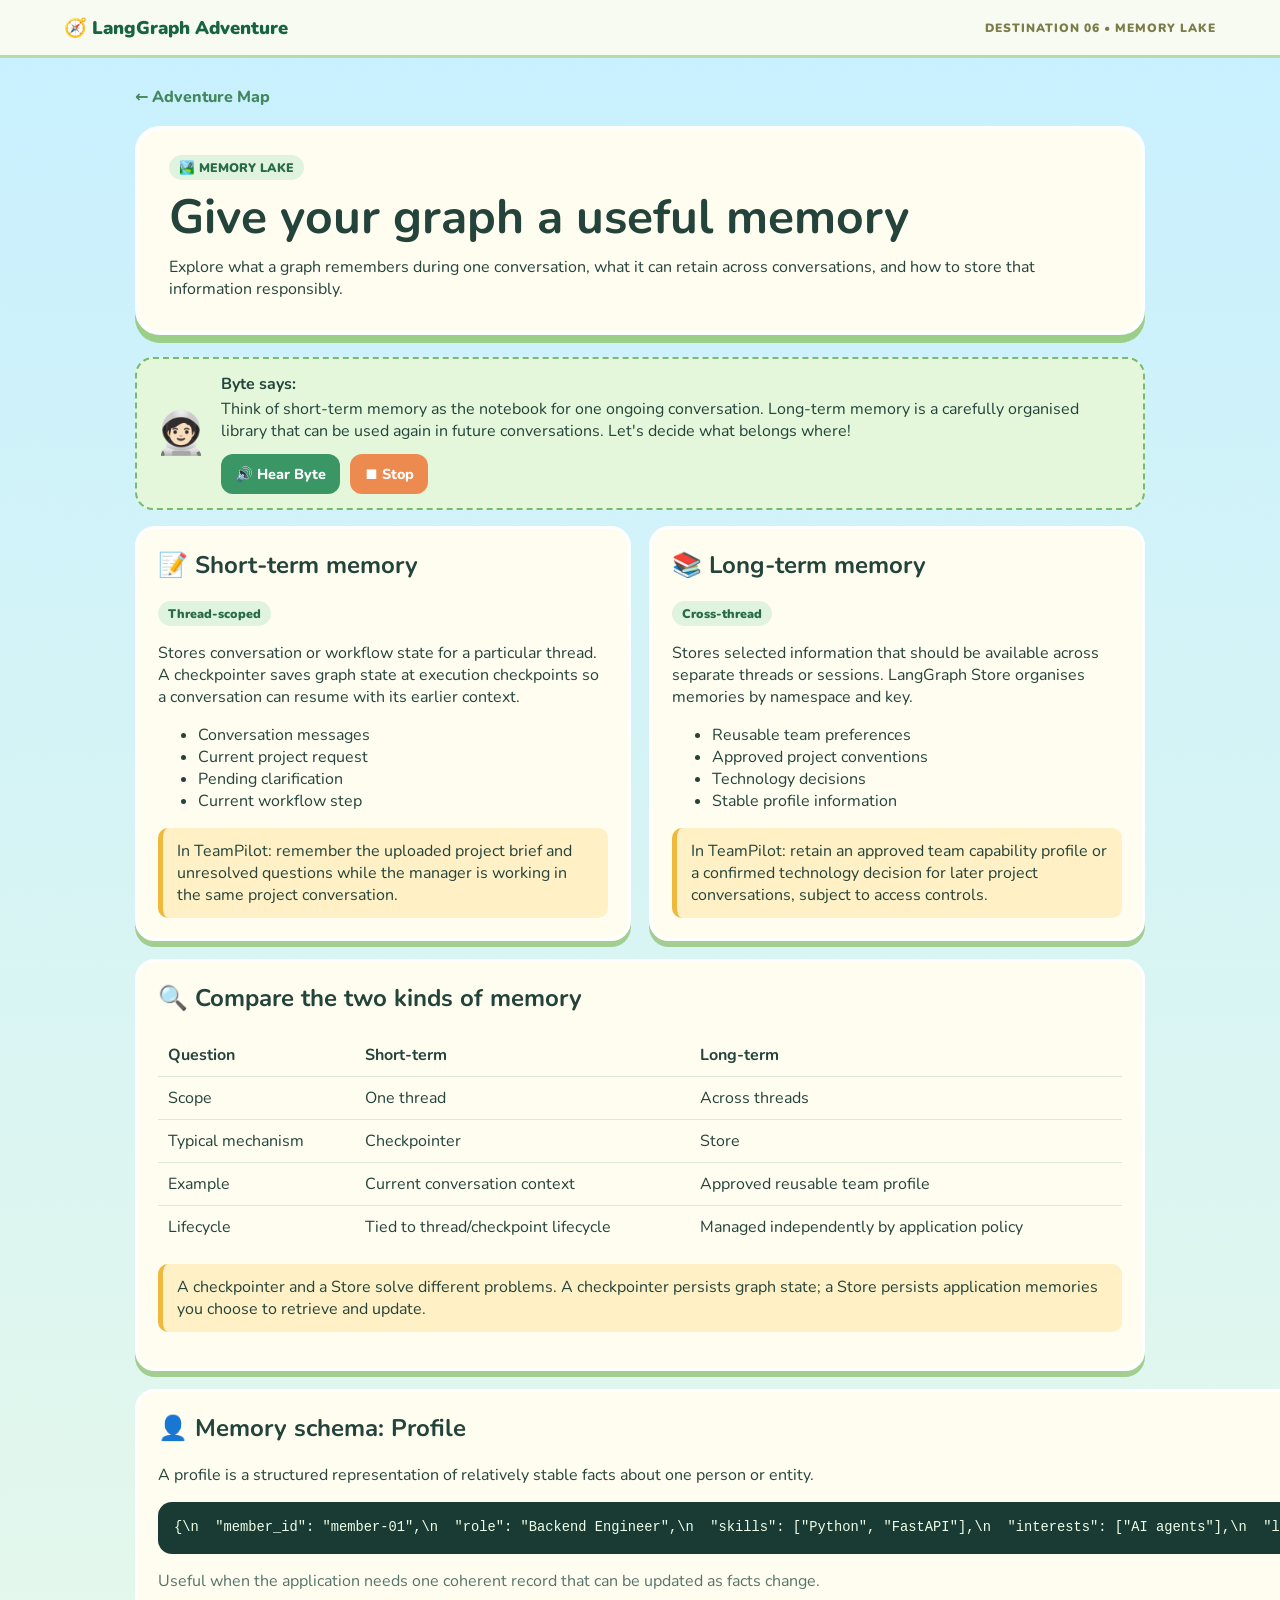
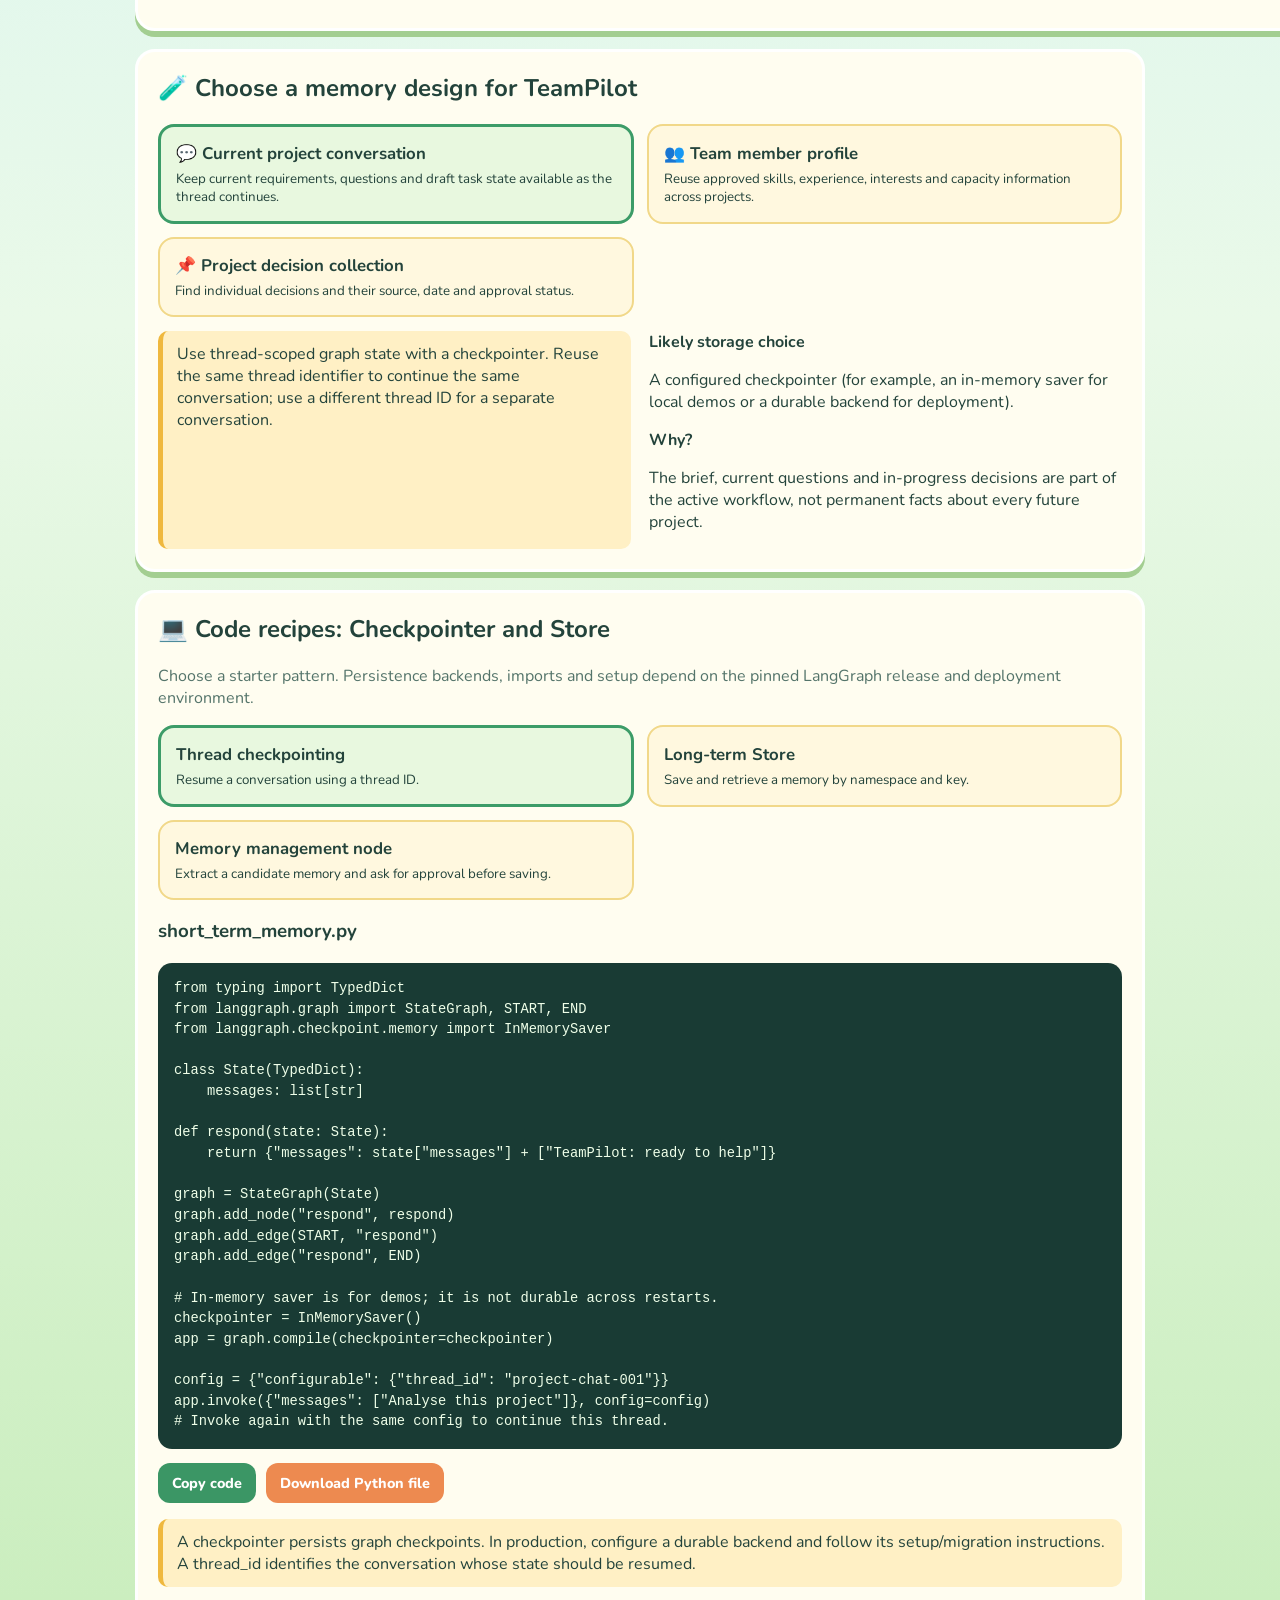
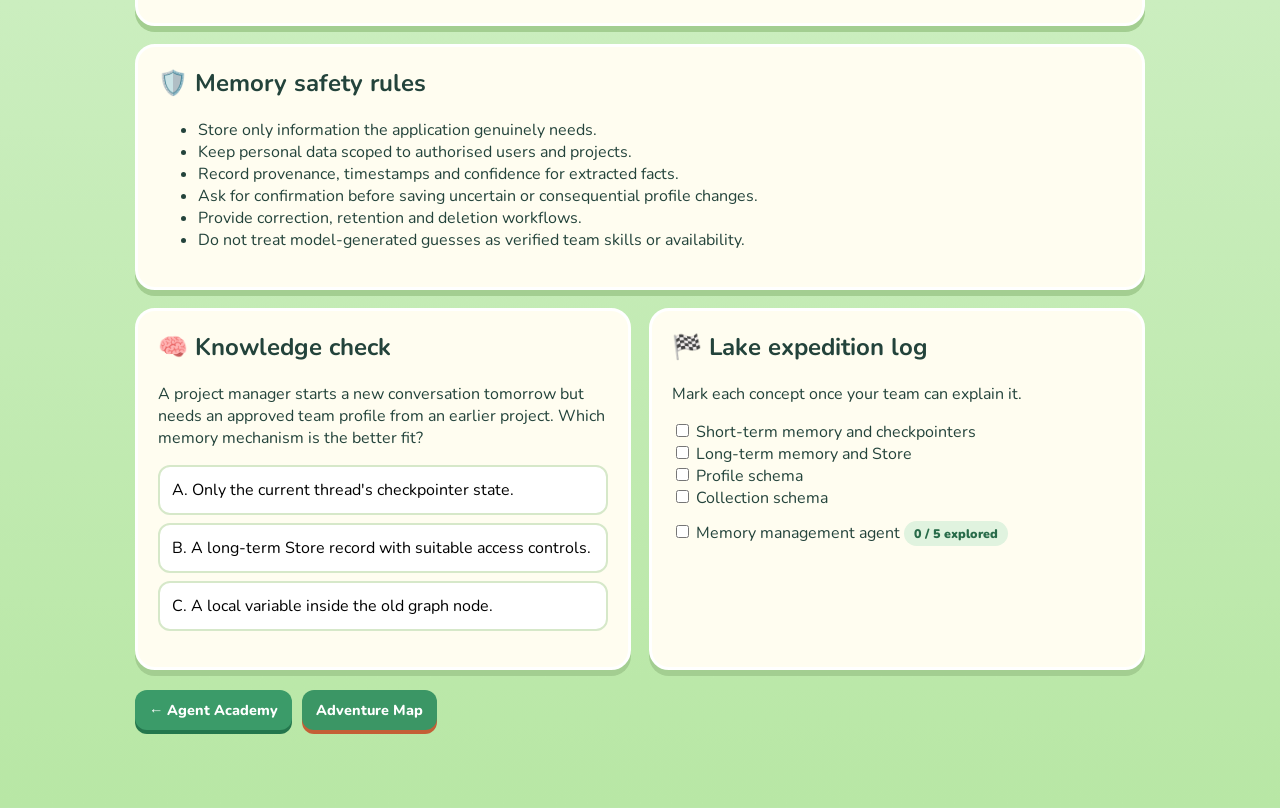
<file: memory-lake.html>
<!DOCTYPE html>
<html lang="en">
<head><meta charset="UTF-8"><meta name="viewport" content="width=device-width,initial-scale=1">
<title>Memory Lake</title><link rel="stylesheet" href="styles.css"></head>
<body>
<header class="topbar"><a class="brand" href="index.html">🧭 LangGraph Adventure</a><span class="tag">DESTINATION 06 • MEMORY LAKE</span></header>
<main class="page">
<a class="crumb" href="index.html">← Adventure Map</a>
<section class="page-head"><span class="pill">🏞️ MEMORY LAKE</span><h1>Give your graph a useful memory</h1>
<p>Explore what a graph remembers during one conversation, what it can retain across conversations, and how to store that information responsibly.</p></section>
<div class="mentor"><div class="avatar">🧑🏻‍🚀</div><div><b>Byte says:</b><p>Think of short-term memory as the notebook for one ongoing conversation. Long-term memory is a carefully organised library that can be used again in future conversations. Let's decide what belongs where!</p>
<div class="actions"><button onclick="speak('Short-term memory is the notebook for one ongoing conversation. Long-term memory is a carefully organised library that can be used again in future conversations.')">🔊 Hear Byte</button><button class="alt" onclick="speechSynthesis.cancel()">⏹ Stop</button></div></div></div>

<section class="grid2">
<div class="panel"><h2>📝 Short-term memory</h2><span class="pill">Thread-scoped</span>
<p>Stores conversation or workflow state for a particular thread. A checkpointer saves graph state at execution checkpoints so a conversation can resume with its earlier context.</p>
<ul><li>Conversation messages</li><li>Current project request</li><li>Pending clarification</li><li>Current workflow step</li></ul>
<div class="notice">In TeamPilot: remember the uploaded project brief and unresolved questions while the manager is working in the same project conversation.</div></div>
<div class="panel"><h2>📚 Long-term memory</h2><span class="pill">Cross-thread</span>
<p>Stores selected information that should be available across separate threads or sessions. LangGraph Store organises memories by namespace and key.</p>
<ul><li>Reusable team preferences</li><li>Approved project conventions</li><li>Technology decisions</li><li>Stable profile information</li></ul>
<div class="notice">In TeamPilot: retain an approved team capability profile or a confirmed technology decision for later project conversations, subject to access controls.</div></div>
</section>

<section class="panel" style="margin-top:18px"><h2>🔍 Compare the two kinds of memory</h2>
<div style="overflow-x:auto"><table style="width:100%;border-collapse:collapse;min-width:520px"><thead><tr><th style="text-align:left;padding:10px">Question</th><th style="text-align:left;padding:10px">Short-term</th><th style="text-align:left;padding:10px">Long-term</th></tr></thead><tbody>
<tr><td style="padding:10px;border-top:1px solid #dce9d5">Scope</td><td style="padding:10px;border-top:1px solid #dce9d5">One thread</td><td style="padding:10px;border-top:1px solid #dce9d5">Across threads</td></tr>
<tr><td style="padding:10px;border-top:1px solid #dce9d5">Typical mechanism</td><td style="padding:10px;border-top:1px solid #dce9d5">Checkpointer</td><td style="padding:10px;border-top:1px solid #dce9d5">Store</td></tr>
<tr><td style="padding:10px;border-top:1px solid #dce9d5">Example</td><td style="padding:10px;border-top:1px solid #dce9d5">Current conversation context</td><td style="padding:10px;border-top:1px solid #dce9d5">Approved reusable team profile</td></tr>
<tr><td style="padding:10px;border-top:1px solid #dce9d5">Lifecycle</td><td style="padding:10px;border-top:1px solid #dce9d5">Tied to thread/checkpoint lifecycle</td><td style="padding:10px;border-top:1px solid #dce9d5">Managed independently by application policy</td></tr>
</tbody></table></div>
<p class="notice">A checkpointer and a Store solve different problems. A checkpointer persists graph state; a Store persists application memories you choose to retrieve and update.</p></section>

<section class="grid2" style="margin-top:18px">
<div class="panel"><h2>👤 Memory schema: Profile</h2>
<p>A profile is a structured representation of relatively stable facts about one person or entity.</p>
<div class="code">{\n  "member_id": "member-01",\n  "role": "Backend Engineer",\n  "skills": ["Python", "FastAPI"],\n  "interests": ["AI agents"],\n  "learning_goals": ["LangGraph"]\n}</div>
<p class="muted">Useful when the application needs one coherent record that can be updated as facts change.</p></div>
<div class="panel"><h2>🗃️ Memory schema: Collection</h2>
<p>A collection stores multiple independent memories or observations, each with its own identity and metadata.</p>
<div class="code">[\n  {"type": "decision", "text": "Use FastAPI"},\n  {"type": "preference", "text": "Prefer small PRs"},\n  {"type": "learning", "text": "Explore GraphRAG"}\n]</div>
<p class="muted">Useful when facts accumulate over time and should be searched, filtered, added or removed independently.</p></div>
</section>

<section class="panel" style="margin-top:18px"><h2>🧪 Choose a memory design for TeamPilot</h2>
<div class="cards" id="memoryChoices">
<button class="choice active" data-id="thread"><strong>💬 Current project conversation</strong><small>Keep current requirements, questions and draft task state available as the thread continues.</small></button>
<button class="choice" data-id="profile"><strong>👥 Team member profile</strong><small>Reuse approved skills, experience, interests and capacity information across projects.</small></button>
<button class="choice" data-id="decisions"><strong>📌 Project decision collection</strong><small>Find individual decisions and their source, date and approval status.</small></button>
</div>
<div class="grid2" style="margin-top:14px"><div class="notice" id="memoryAdvice"></div><div><b>Likely storage choice</b><p id="memoryStorage"></p><b>Why?</b><p id="memoryReason"></p></div></div>
</section>

<section class="panel" style="margin-top:18px"><h2>💻 Code recipes: Checkpointer and Store</h2>
<p class="muted">Choose a starter pattern. Persistence backends, imports and setup depend on the pinned LangGraph release and deployment environment.</p>
<div class="cards" id="recipeChoices">
<button class="choice active" data-id="checkpointer"><strong>Thread checkpointing</strong><small>Resume a conversation using a thread ID.</small></button>
<button class="choice" data-id="store"><strong>Long-term Store</strong><small>Save and retrieve a memory by namespace and key.</small></button>
<button class="choice" data-id="agent"><strong>Memory management node</strong><small>Extract a candidate memory and ask for approval before saving.</small></button>
</div>
<h3 id="recipeTitle" style="margin-top:18px">short_term_memory.py</h3><pre class="code" id="recipeCode"></pre>
<div class="actions"><button onclick="copyMemoryCode()">Copy code</button><button class="alt" onclick="downloadMemoryCode()">Download Python file</button></div>
<p class="notice" id="recipeNote"></p></section>

<section class="panel" style="margin-top:18px"><h2>🛡️ Memory safety rules</h2>
<ul><li>Store only information the application genuinely needs.</li><li>Keep personal data scoped to authorised users and projects.</li><li>Record provenance, timestamps and confidence for extracted facts.</li><li>Ask for confirmation before saving uncertain or consequential profile changes.</li><li>Provide correction, retention and deletion workflows.</li><li>Do not treat model-generated guesses as verified team skills or availability.</li></ul>
</section>

<section class="grid2" style="margin-top:18px">
<div class="panel"><h2>🧠 Knowledge check</h2><p id="quizQuestion"></p><div id="quizOptions"></div><p id="quizFeedback" aria-live="polite"></p></div>
<div class="panel"><h2>🏁 Lake expedition log</h2><p>Mark each concept once your team can explain it.</p>
<label><input type="checkbox" class="memory-check" value="short"> Short-term memory and checkpointers</label><br>
<label><input type="checkbox" class="memory-check" value="long"> Long-term memory and Store</label><br>
<label><input type="checkbox" class="memory-check" value="profile"> Profile schema</label><br>
<label><input type="checkbox" class="memory-check" value="collection"> Collection schema</label><br>
<label><input type="checkbox" class="memory-check" value="agent"> Memory management agent</label>
<p class="pill" id="memoryProgress">0 / 5 explored</p></div></section>
<div class="actions" style="margin-top:20px"><a class="button secondary" href="agent-academy.html">← Agent Academy</a><a class="button" href="index.html">Adventure Map</a></div>
</main><script src="app.js"></script><script src="memory-lake.js"></script></body></html>
</file>
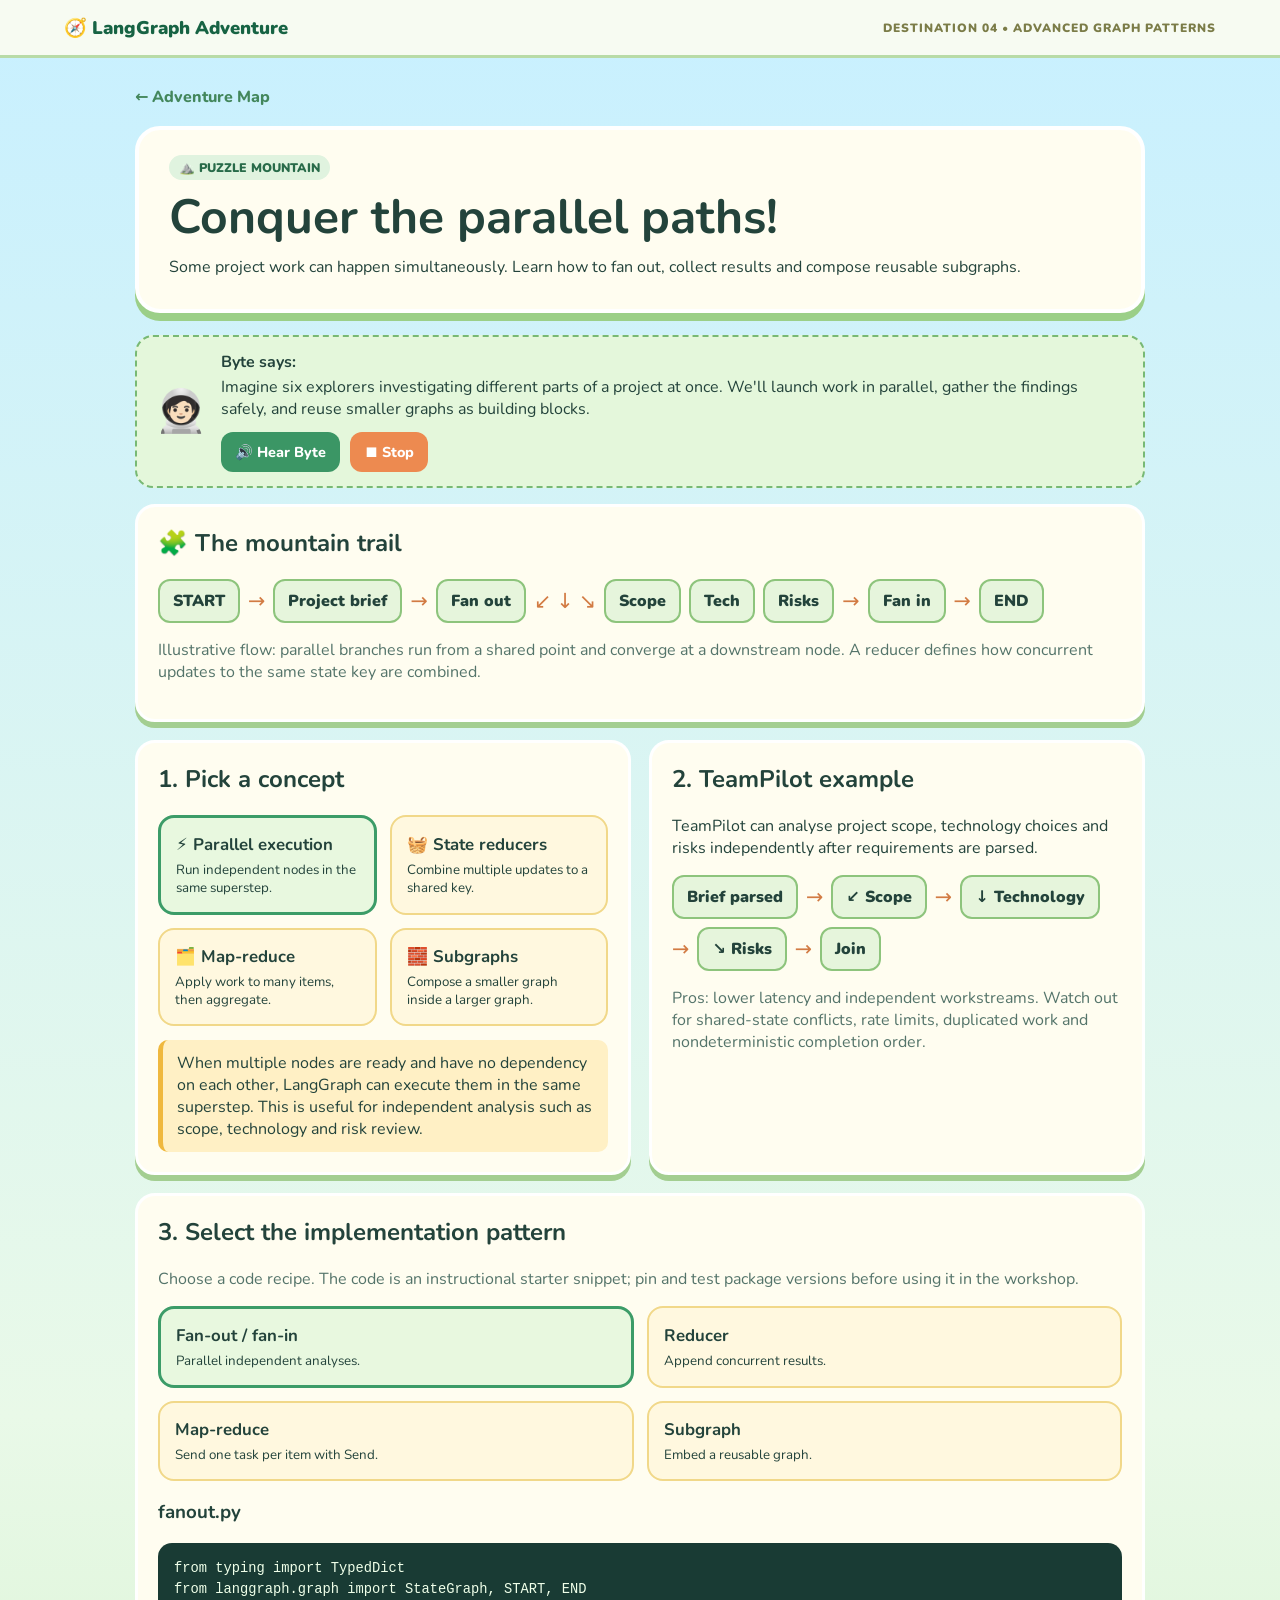
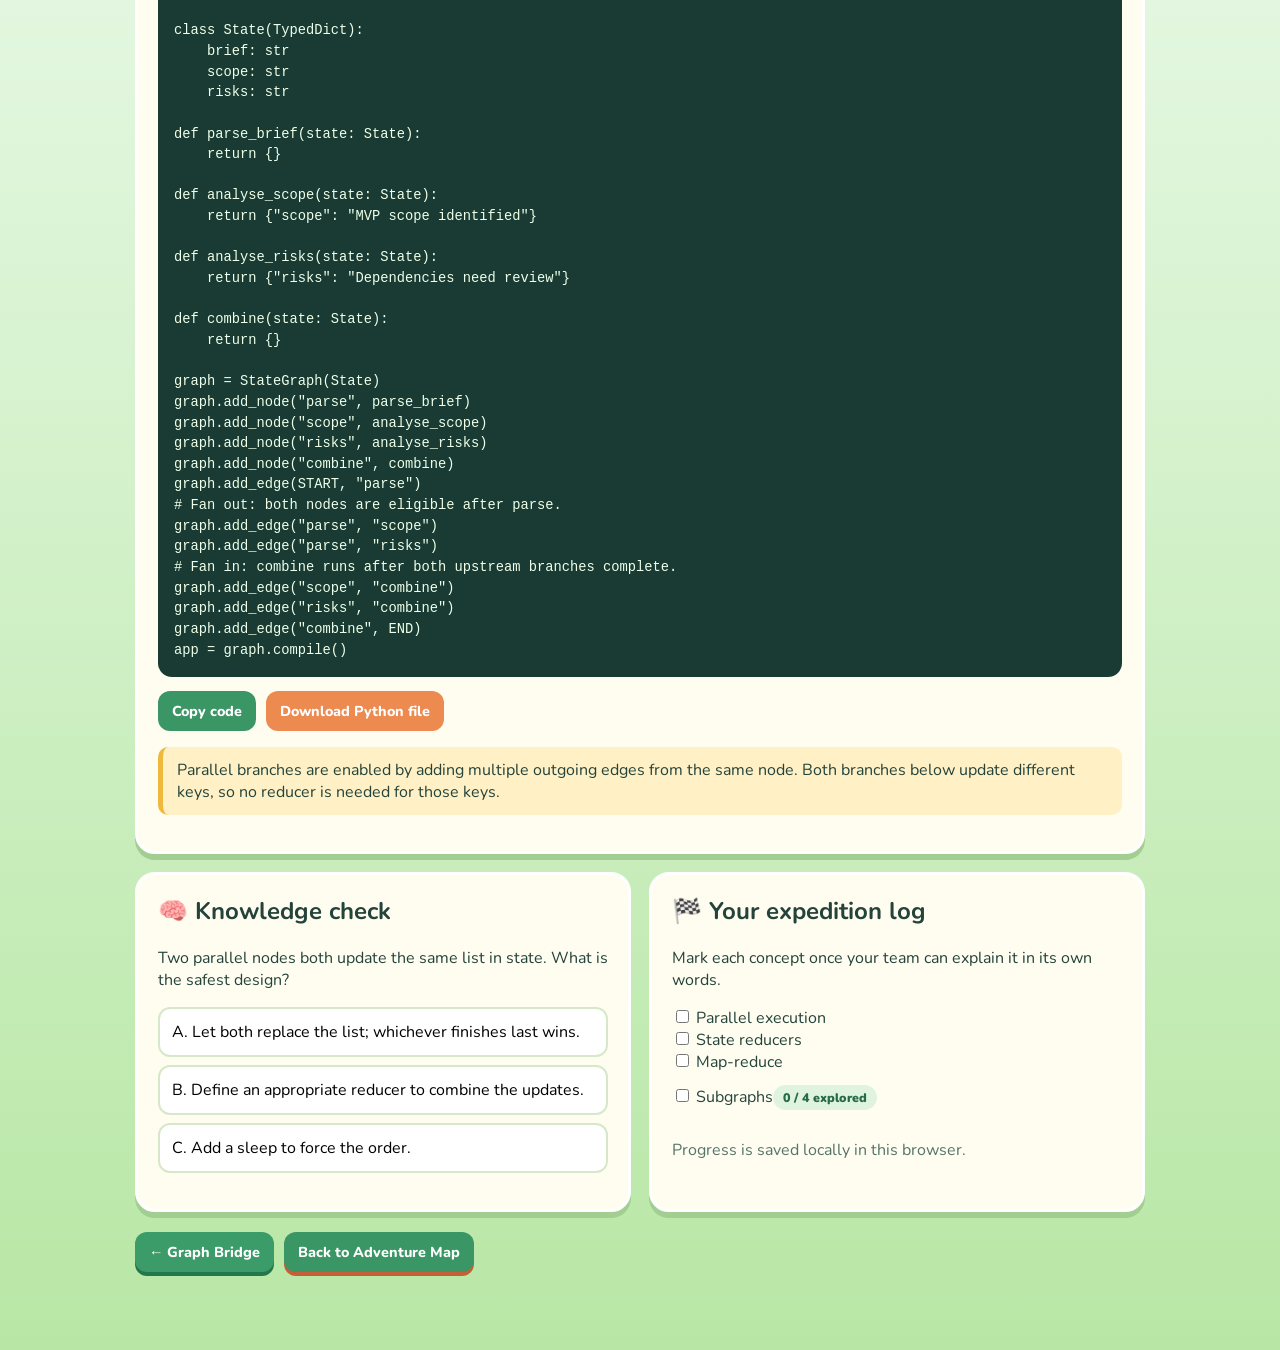
<file: puzzle-mountain.html>
<!DOCTYPE html><html lang="en"><head><meta charset="UTF-8"><meta name="viewport" content="width=device-width,initial-scale=1"><title>Puzzle Mountain</title><link rel="stylesheet" href="styles.css"></head><body><header class="topbar"><a class="brand" href="index.html">🧭 LangGraph Adventure</a><span class="tag">DESTINATION 04 • ADVANCED GRAPH PATTERNS</span></header><main class="page"><a class="crumb" href="index.html">← Adventure Map</a><section class="page-head"><span class="pill">⛰️ PUZZLE MOUNTAIN</span><h1>Conquer the parallel paths!</h1><p>Some project work can happen simultaneously. Learn how to fan out, collect results and compose reusable subgraphs.</p></section>
<div class="mentor"><div class="avatar">🧑🏻‍🚀</div><div><b>Byte says:</b><p>Imagine six explorers investigating different parts of a project at once. We'll launch work in parallel, gather the findings safely, and reuse smaller graphs as building blocks.</p><div class="actions"><button onclick="speak('Imagine six explorers investigating different parts of a project at once. We will launch work in parallel, gather the findings safely, and reuse smaller graphs as building blocks.')">🔊 Hear Byte</button><button class="alt" onclick="speechSynthesis.cancel()">⏹ Stop</button></div></div></div>
<div class="panel"><h2>🧩 The mountain trail</h2><div class="flow"><span class="node">START</span><span class="arrow">→</span><span class="node">Project brief</span><span class="arrow">→</span><span class="node">Fan out</span><span class="arrow">↙ ↓ ↘</span><span class="node">Scope</span><span class="node">Tech</span><span class="node">Risks</span><span class="arrow">→</span><span class="node">Fan in</span><span class="arrow">→</span><span class="node">END</span></div><p class="muted">Illustrative flow: parallel branches run from a shared point and converge at a downstream node. A reducer defines how concurrent updates to the same state key are combined.</p></div>
<div class="grid2" style="margin-top:18px"><section class="panel"><h2>1. Pick a concept</h2><div class="cards" id="topicChoices">
<button class="choice active" data-id="parallel"><strong>⚡ Parallel execution</strong><small>Run independent nodes in the same superstep.</small></button>
<button class="choice" data-id="reducers"><strong>🧺 State reducers</strong><small>Combine multiple updates to a shared key.</small></button>
<button class="choice" data-id="mapreduce"><strong>🗂️ Map-reduce</strong><small>Apply work to many items, then aggregate.</small></button>
<button class="choice" data-id="subgraphs"><strong>🧱 Subgraphs</strong><small>Compose a smaller graph inside a larger graph.</small></button>
</div><div id="topicExplanation" class="notice" style="margin-top:14px"></div></section>
<section class="panel"><h2>2. TeamPilot example</h2><p id="exampleText">Analyse project scope, technology choices and risks independently after the brief is parsed.</p><div id="exampleFlow" class="flow"></div><p class="muted" id="tradeoff"></p></section></div>
<section class="panel" style="margin-top:18px"><h2>3. Select the implementation pattern</h2><p class="muted">Choose a code recipe. The code is an instructional starter snippet; pin and test package versions before using it in the workshop.</p><div class="cards" id="codeChoices"><button class="choice active" data-code="fanout"><strong>Fan-out / fan-in</strong><small>Parallel independent analyses.</small></button><button class="choice" data-code="reducer"><strong>Reducer</strong><small>Append concurrent results.</small></button><button class="choice" data-code="map"><strong>Map-reduce</strong><small>Send one task per item with Send.</small></button><button class="choice" data-code="subgraph"><strong>Subgraph</strong><small>Embed a reusable graph.</small></button></div><h3 id="codeTitle" style="margin-top:18px">fanout.py</h3><pre class="code" id="codeBlock"></pre><div class="actions"><button onclick="copySnippet()">Copy code</button><button class="alt" onclick="downloadSnippet()">Download Python file</button></div><p class="notice" id="codeNote"></p></section>
<section class="grid2" style="margin-top:18px"><div class="panel"><h2>🧠 Knowledge check</h2><p id="question">Two nodes independently add findings to the same list in one parallel step. What should you consider?</p><div id="quizOptions"></div><p id="quizFeedback" aria-live="polite"></p></div><div class="panel"><h2>🏁 Your expedition log</h2><p>Mark each concept once your team can explain it in its own words.</p><label><input type="checkbox" class="progress-check" value="parallel"> Parallel execution</label><br><label><input type="checkbox" class="progress-check" value="reducers"> State reducers</label><br><label><input type="checkbox" class="progress-check" value="mapreduce"> Map-reduce</label><br><label><input type="checkbox" class="progress-check" value="subgraphs"> Subgraphs</label><p class="pill" id="progressLabel">0 / 4 explored</p><p class="muted">Progress is saved locally in this browser.</p></div></section>
<div class="actions" style="margin-top:20px"><a class="button secondary" href="graph-bridge.html">← Graph Bridge</a><a class="button" href="index.html">Back to Adventure Map</a></div>
</main><script src="app.js"></script><script src="puzzle-mountain.js"></script></body></html>
</file>
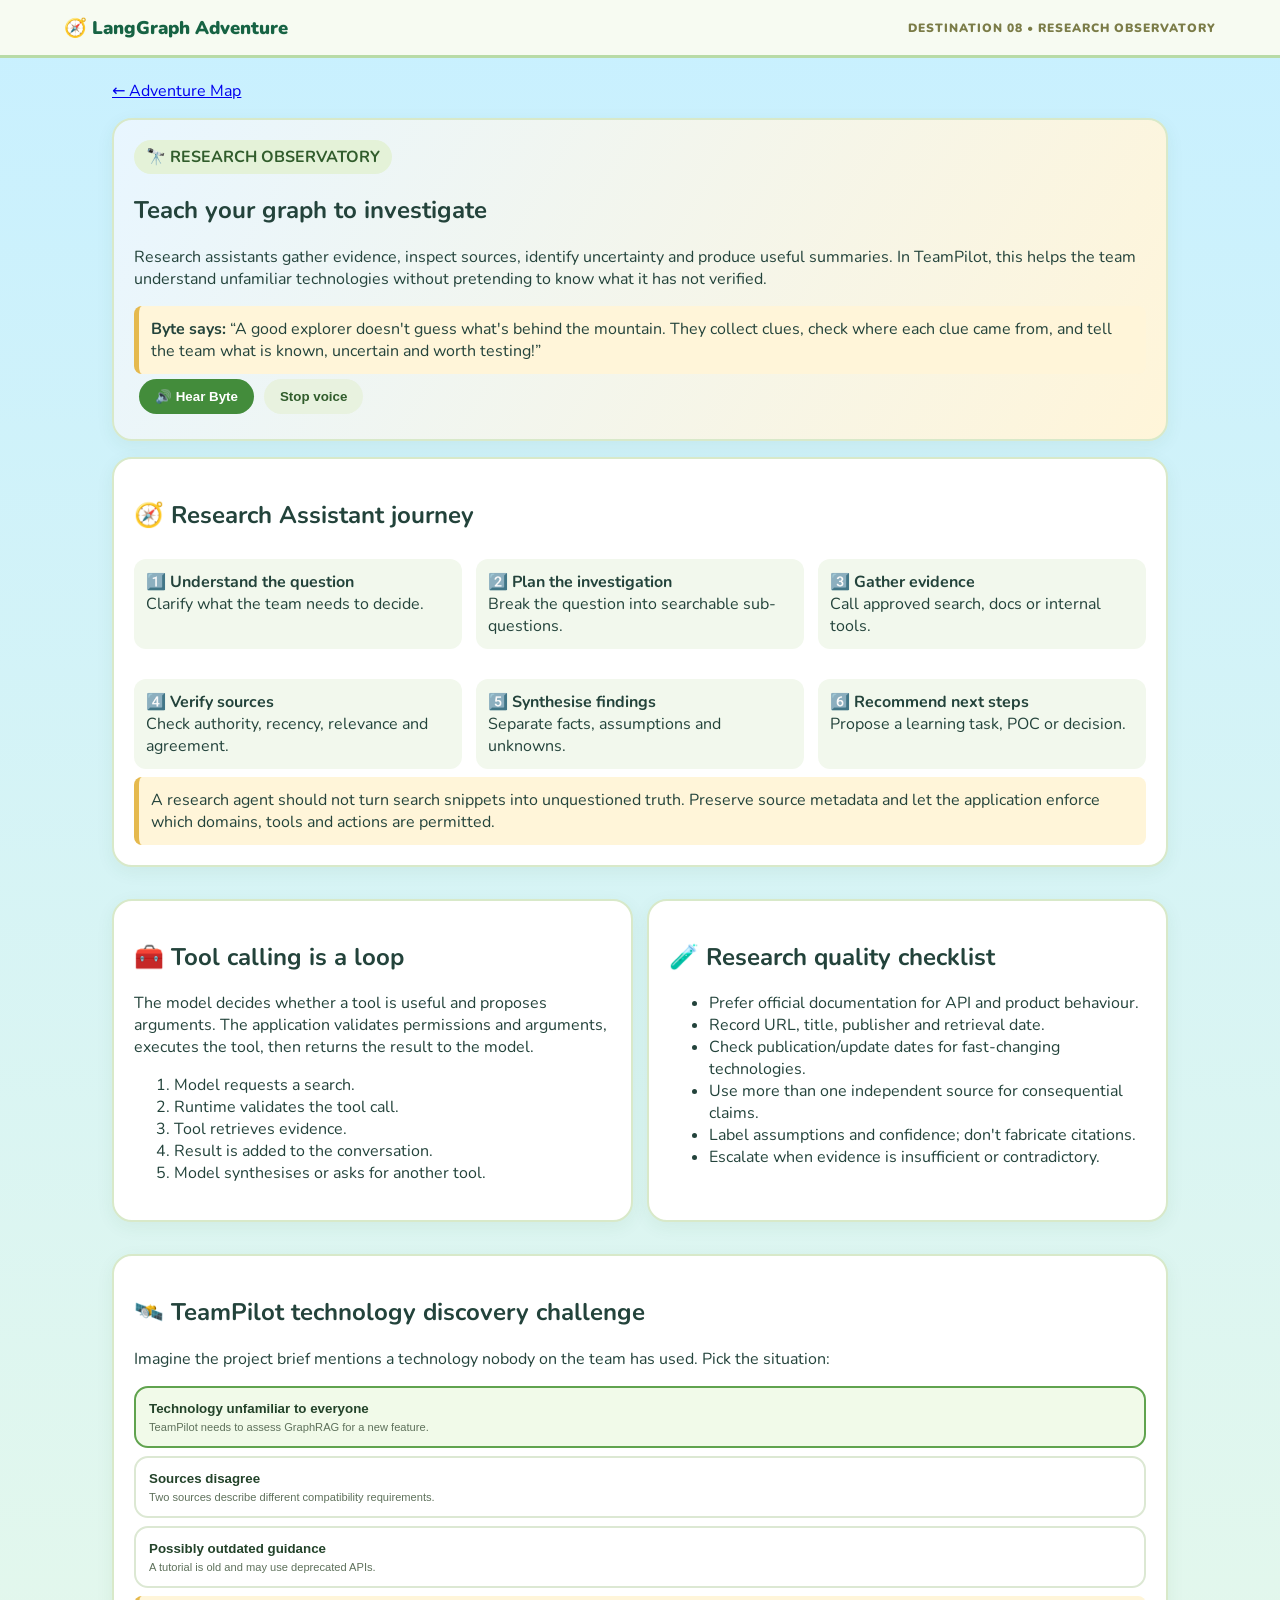
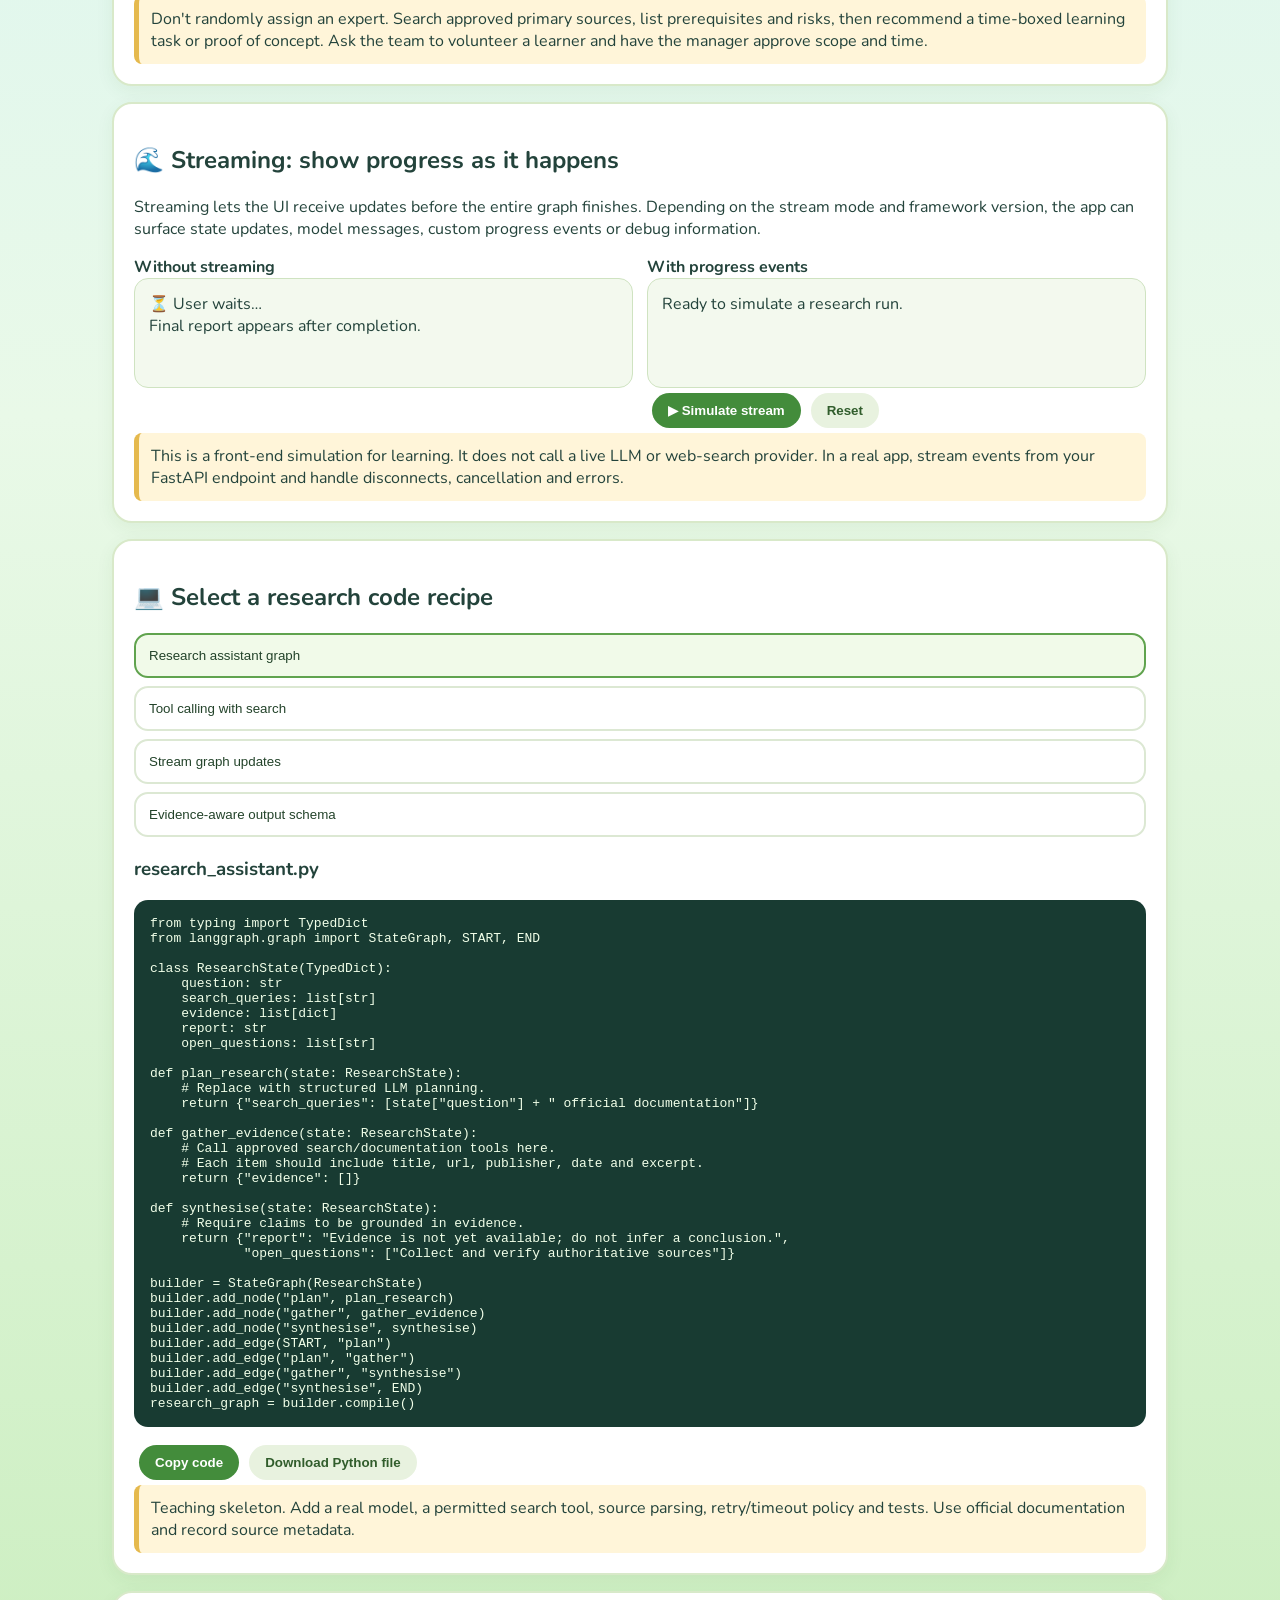
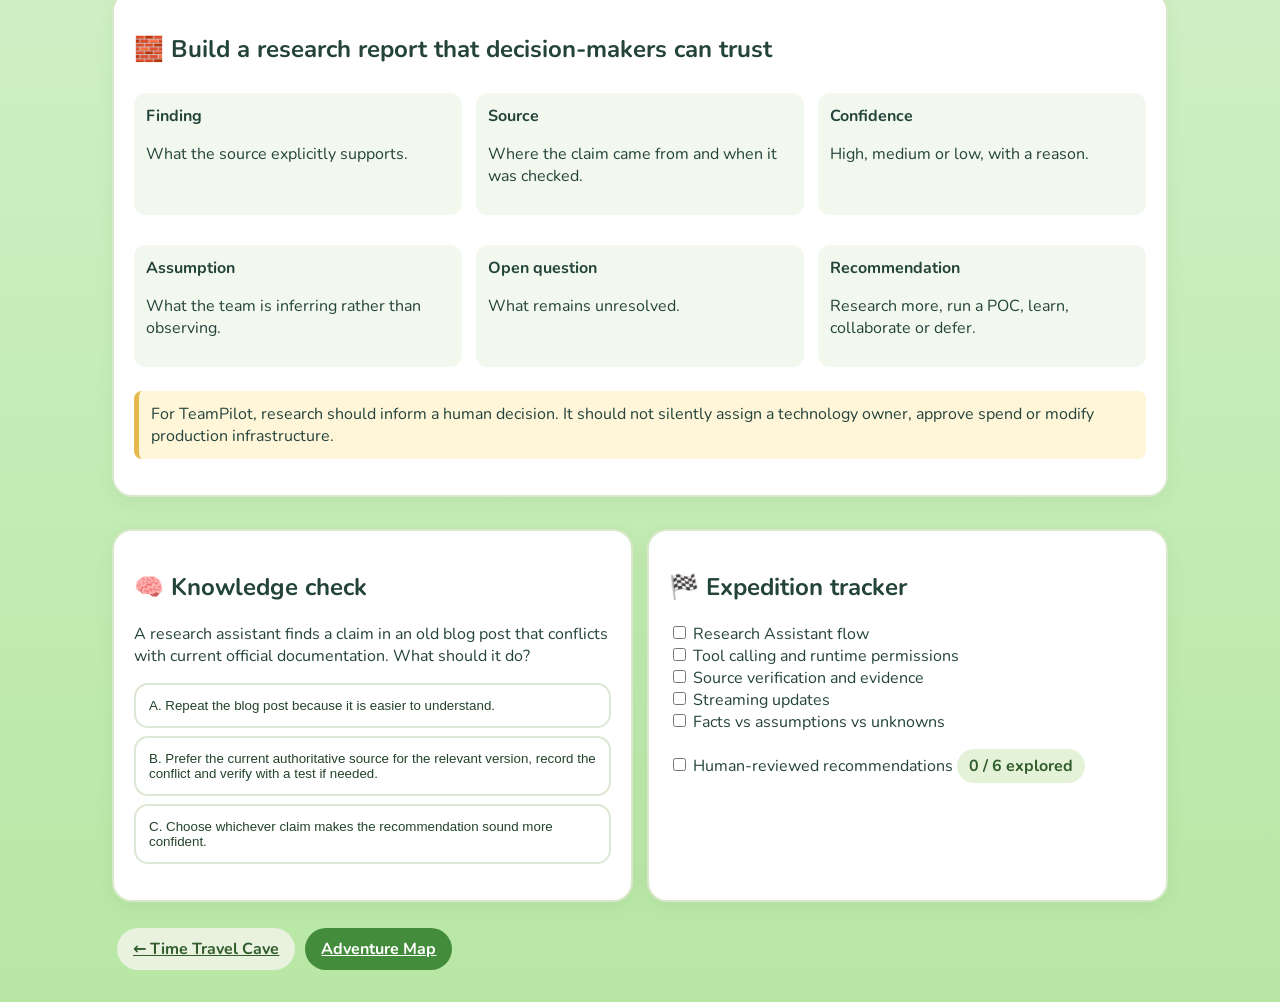
<file: research-observatory.html>
<!DOCTYPE html>
<html lang="en">
<head>
<meta charset="UTF-8"><meta name="viewport" content="width=device-width,initial-scale=1">
<title>Research Observatory • LangGraph Adventure</title>
<link rel="stylesheet" href="styles.css">
<style>
.obs-wrap{max-width:1100px;margin:auto;padding:22px}.obs-hero,.obs-card{background:#fff;border:2px solid #d8e9c9;border-radius:20px;padding:20px;margin:16px 0;box-shadow:0 5px 18px #355b2510}
.obs-hero{background:linear-gradient(120deg,#e8f6ff,#fff5d9)}.obs-grid{display:grid;grid-template-columns:repeat(auto-fit,minmax(260px,1fr));gap:14px}
.obs-pill{display:inline-block;background:#e4f2d8;padding:6px 12px;border-radius:20px;font-weight:700;color:#315d2c}
.obs-choice{display:block;width:100%;text-align:left;background:#fff;border:2px solid #dce8d3;border-radius:14px;padding:13px;margin:8px 0;cursor:pointer;color:#23432a}
.obs-choice.active{border-color:#60a34e;background:#f1fae9}.obs-choice small{display:block;margin-top:5px;color:#5e715b}
.obs-code{white-space:pre-wrap;overflow:auto;background:#183b32;color:#f1ffe9;padding:16px;border-radius:14px;font-size:13px}
.obs-note{background:#fff5d9;border-left:5px solid #e5b94d;padding:12px;border-radius:8px}
.obs-btn{background:#438c3b;color:white;border:0;border-radius:22px;padding:10px 16px;margin:5px;cursor:pointer;font-weight:700}
.obs-btn.alt{background:#e8f2df;color:#315d2c}.obs-step{padding:12px;border-radius:12px;background:#f2f8ed;margin:8px 0}
.obs-wrap table{border-collapse:collapse;width:100%;min-width:540px}.obs-wrap th,.obs-wrap td{padding:10px;border-bottom:1px solid #dce8d3;text-align:left}
.stream-box{background:#f3f9ee;border:1px solid #cfe3c1;border-radius:14px;padding:14px;min-height:110px;white-space:pre-wrap}
.source-chip{display:inline-block;background:#e6f1ff;border-radius:15px;padding:5px 9px;margin:3px;font-size:12px}
</style></head>
<body>
<header class="topbar"><a class="brand" href="index.html">🧭 LangGraph Adventure</a><span class="tag">DESTINATION 08 • RESEARCH OBSERVATORY</span></header>
<main class="obs-wrap">
<a href="index.html">← Adventure Map</a>
<section class="obs-hero"><span class="obs-pill">🔭 RESEARCH OBSERVATORY</span><h1>Teach your graph to investigate</h1>
<p>Research assistants gather evidence, inspect sources, identify uncertainty and produce useful summaries. In TeamPilot, this helps the team understand unfamiliar technologies without pretending to know what it has not verified.</p>
<div class="obs-note"><b>Byte says:</b> “A good explorer doesn't guess what's behind the mountain. They collect clues, check where each clue came from, and tell the team what is known, uncertain and worth testing!”</div>
<button class="obs-btn" onclick="sayByte()">🔊 Hear Byte</button><button class="obs-btn alt" onclick="speechSynthesis.cancel()">Stop voice</button></section>

<section class="obs-card"><h2>🧭 Research Assistant journey</h2>
<div class="obs-grid">
<div class="obs-step">1️⃣ <b>Understand the question</b><br>Clarify what the team needs to decide.</div>
<div class="obs-step">2️⃣ <b>Plan the investigation</b><br>Break the question into searchable sub-questions.</div>
<div class="obs-step">3️⃣ <b>Gather evidence</b><br>Call approved search, docs or internal tools.</div>
<div class="obs-step">4️⃣ <b>Verify sources</b><br>Check authority, recency, relevance and agreement.</div>
<div class="obs-step">5️⃣ <b>Synthesise findings</b><br>Separate facts, assumptions and unknowns.</div>
<div class="obs-step">6️⃣ <b>Recommend next steps</b><br>Propose a learning task, POC or decision.</div>
</div>
<div class="obs-note">A research agent should not turn search snippets into unquestioned truth. Preserve source metadata and let the application enforce which domains, tools and actions are permitted.</div></section>

<section class="obs-grid">
<div class="obs-card"><h2>🧰 Tool calling is a loop</h2>
<p>The model decides whether a tool is useful and proposes arguments. The application validates permissions and arguments, executes the tool, then returns the result to the model.</p>
<ol><li>Model requests a search.</li><li>Runtime validates the tool call.</li><li>Tool retrieves evidence.</li><li>Result is added to the conversation.</li><li>Model synthesises or asks for another tool.</li></ol></div>
<div class="obs-card"><h2>🧪 Research quality checklist</h2>
<ul><li>Prefer official documentation for API and product behaviour.</li><li>Record URL, title, publisher and retrieval date.</li><li>Check publication/update dates for fast-changing technologies.</li><li>Use more than one independent source for consequential claims.</li><li>Label assumptions and confidence; don't fabricate citations.</li><li>Escalate when evidence is insufficient or contradictory.</li></ul></div>
</section>

<section class="obs-card"><h2>🛰️ TeamPilot technology discovery challenge</h2>
<p>Imagine the project brief mentions a technology nobody on the team has used. Pick the situation:</p>
<div id="researchScenarios">
<button class="obs-choice active" data-s="unknown"><b>Technology unfamiliar to everyone</b><small>TeamPilot needs to assess GraphRAG for a new feature.</small></button>
<button class="obs-choice" data-s="conflict"><b>Sources disagree</b><small>Two sources describe different compatibility requirements.</small></button>
<button class="obs-choice" data-s="stale"><b>Possibly outdated guidance</b><small>A tutorial is old and may use deprecated APIs.</small></button>
</div><div id="scenarioAdvice" class="obs-note"></div></section>

<section class="obs-card"><h2>🌊 Streaming: show progress as it happens</h2>
<p>Streaming lets the UI receive updates before the entire graph finishes. Depending on the stream mode and framework version, the app can surface state updates, model messages, custom progress events or debug information.</p>
<div class="obs-grid"><div><b>Without streaming</b><div class="stream-box">⏳ User waits…<br>Final report appears after completion.</div></div>
<div><b>With progress events</b><div class="stream-box" id="streamDemo">Ready to simulate a research run.</div><button class="obs-btn" onclick="runStream()">▶ Simulate stream</button><button class="obs-btn alt" onclick="resetStream()">Reset</button></div></div>
<div class="obs-note">This is a front-end simulation for learning. It does not call a live LLM or web-search provider. In a real app, stream events from your FastAPI endpoint and handle disconnects, cancellation and errors.</div></section>

<section class="obs-card"><h2>💻 Select a research code recipe</h2>
<div id="recipes">
<button class="obs-choice active" data-r="research">Research assistant graph</button>
<button class="obs-choice" data-r="tools">Tool calling with search</button>
<button class="obs-choice" data-r="stream">Stream graph updates</button>
<button class="obs-choice" data-r="evidence">Evidence-aware output schema</button>
</div>
<h3 id="codeTitle">research_assistant.py</h3><pre class="obs-code" id="codeBlock"></pre>
<button class="obs-btn" onclick="copyCode()">Copy code</button><button class="obs-btn alt" onclick="downloadCode()">Download Python file</button>
<div id="codeNote" class="obs-note"></div></section>

<section class="obs-card"><h2>🧱 Build a research report that decision-makers can trust</h2>
<div class="obs-grid">
<div class="obs-step"><b>Finding</b><p>What the source explicitly supports.</p></div>
<div class="obs-step"><b>Source</b><p>Where the claim came from and when it was checked.</p></div>
<div class="obs-step"><b>Confidence</b><p>High, medium or low, with a reason.</p></div>
<div class="obs-step"><b>Assumption</b><p>What the team is inferring rather than observing.</p></div>
<div class="obs-step"><b>Open question</b><p>What remains unresolved.</p></div>
<div class="obs-step"><b>Recommendation</b><p>Research more, run a POC, learn, collaborate or defer.</p></div>
</div>
<p class="obs-note">For TeamPilot, research should inform a human decision. It should not silently assign a technology owner, approve spend or modify production infrastructure.</p></section>

<section class="obs-grid"><div class="obs-card"><h2>🧠 Knowledge check</h2><p id="quizQ"></p><div id="quizA"></div><p id="quizResult"></p></div>
<div class="obs-card"><h2>🏁 Expedition tracker</h2>
<label><input type="checkbox" class="obs-check" value="research"> Research Assistant flow</label><br>
<label><input type="checkbox" class="obs-check" value="tools"> Tool calling and runtime permissions</label><br>
<label><input type="checkbox" class="obs-check" value="evidence"> Source verification and evidence</label><br>
<label><input type="checkbox" class="obs-check" value="stream"> Streaming updates</label><br>
<label><input type="checkbox" class="obs-check" value="uncertainty"> Facts vs assumptions vs unknowns</label><br>
<label><input type="checkbox" class="obs-check" value="recommend"> Human-reviewed recommendations</label>
<p class="obs-pill" id="progress">0 / 6 explored</p></div></section>
<div style="margin:20px 0"><a class="obs-btn alt" href="time-travel-cave.html">← Time Travel Cave</a><a class="obs-btn" href="index.html">Adventure Map</a></div>
</main><script src="app.js"></script><script src="research-observatory.js"></script></body></html>
</file>
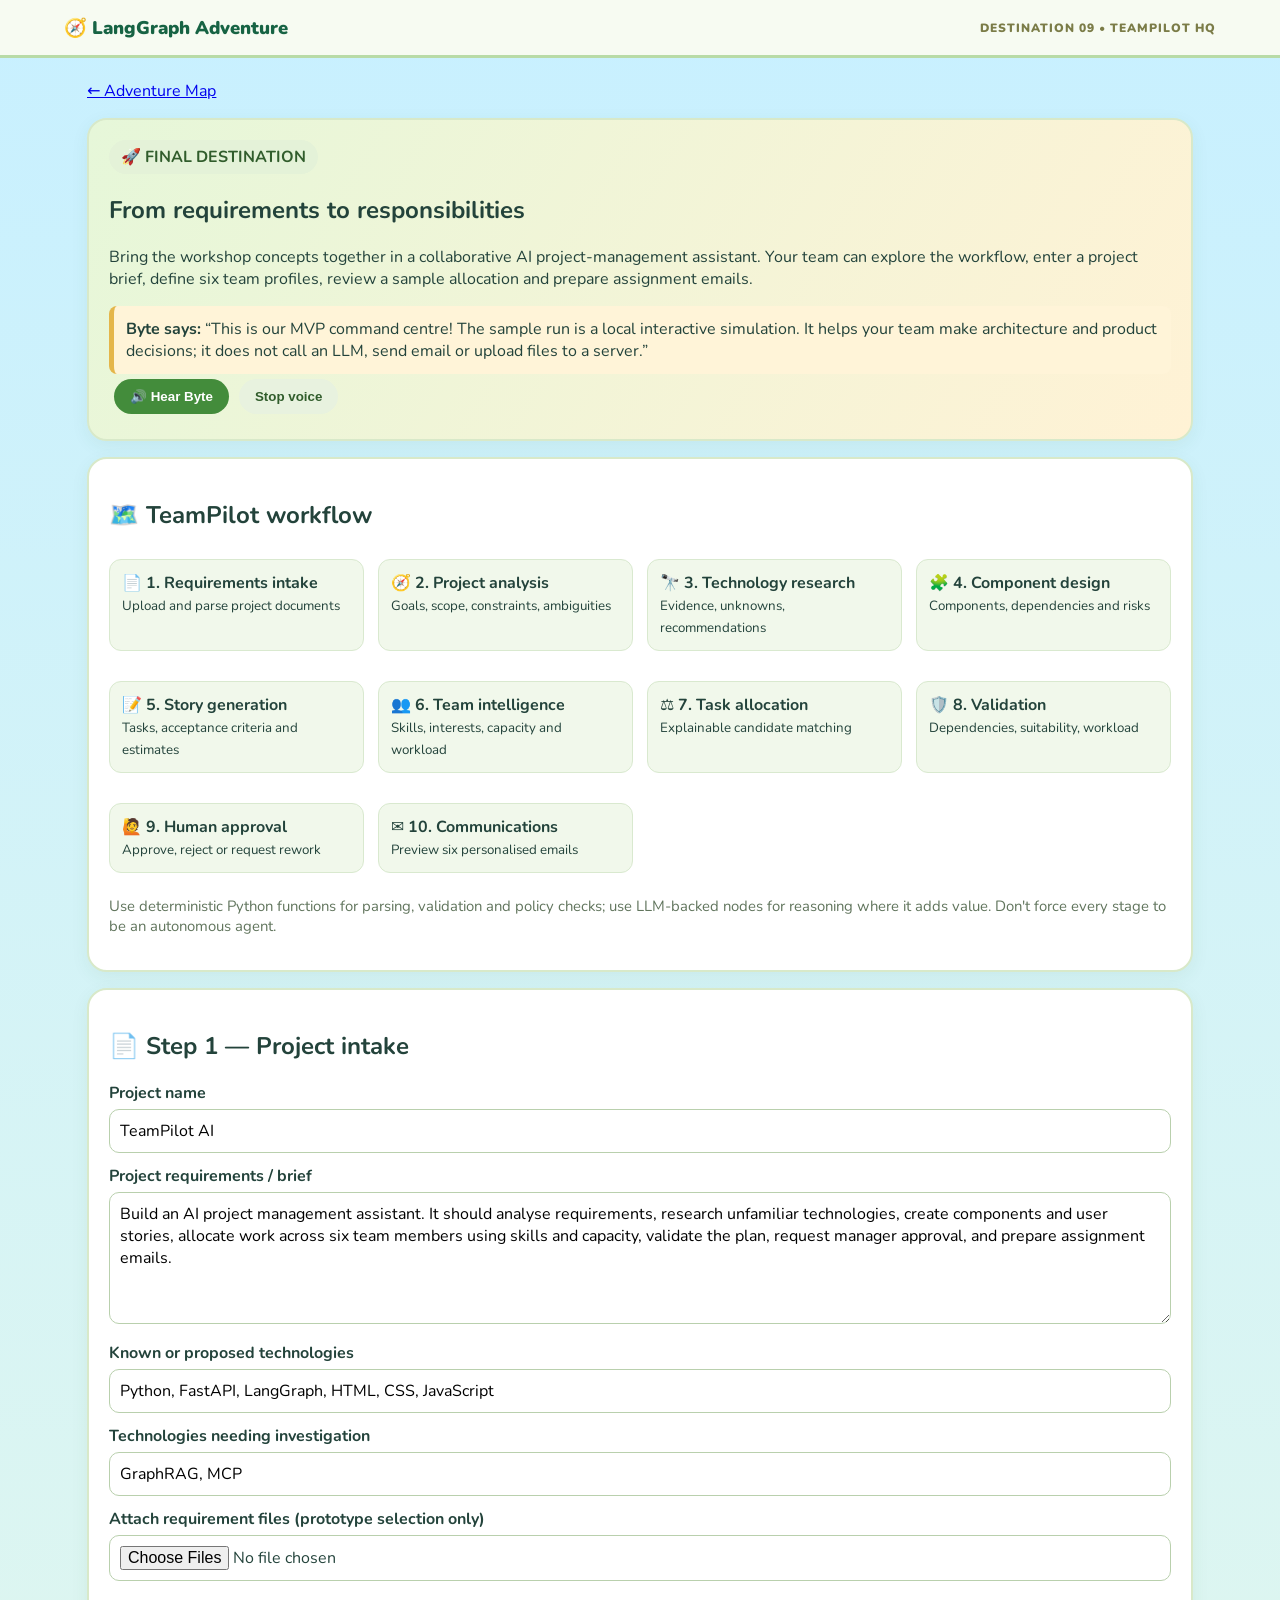
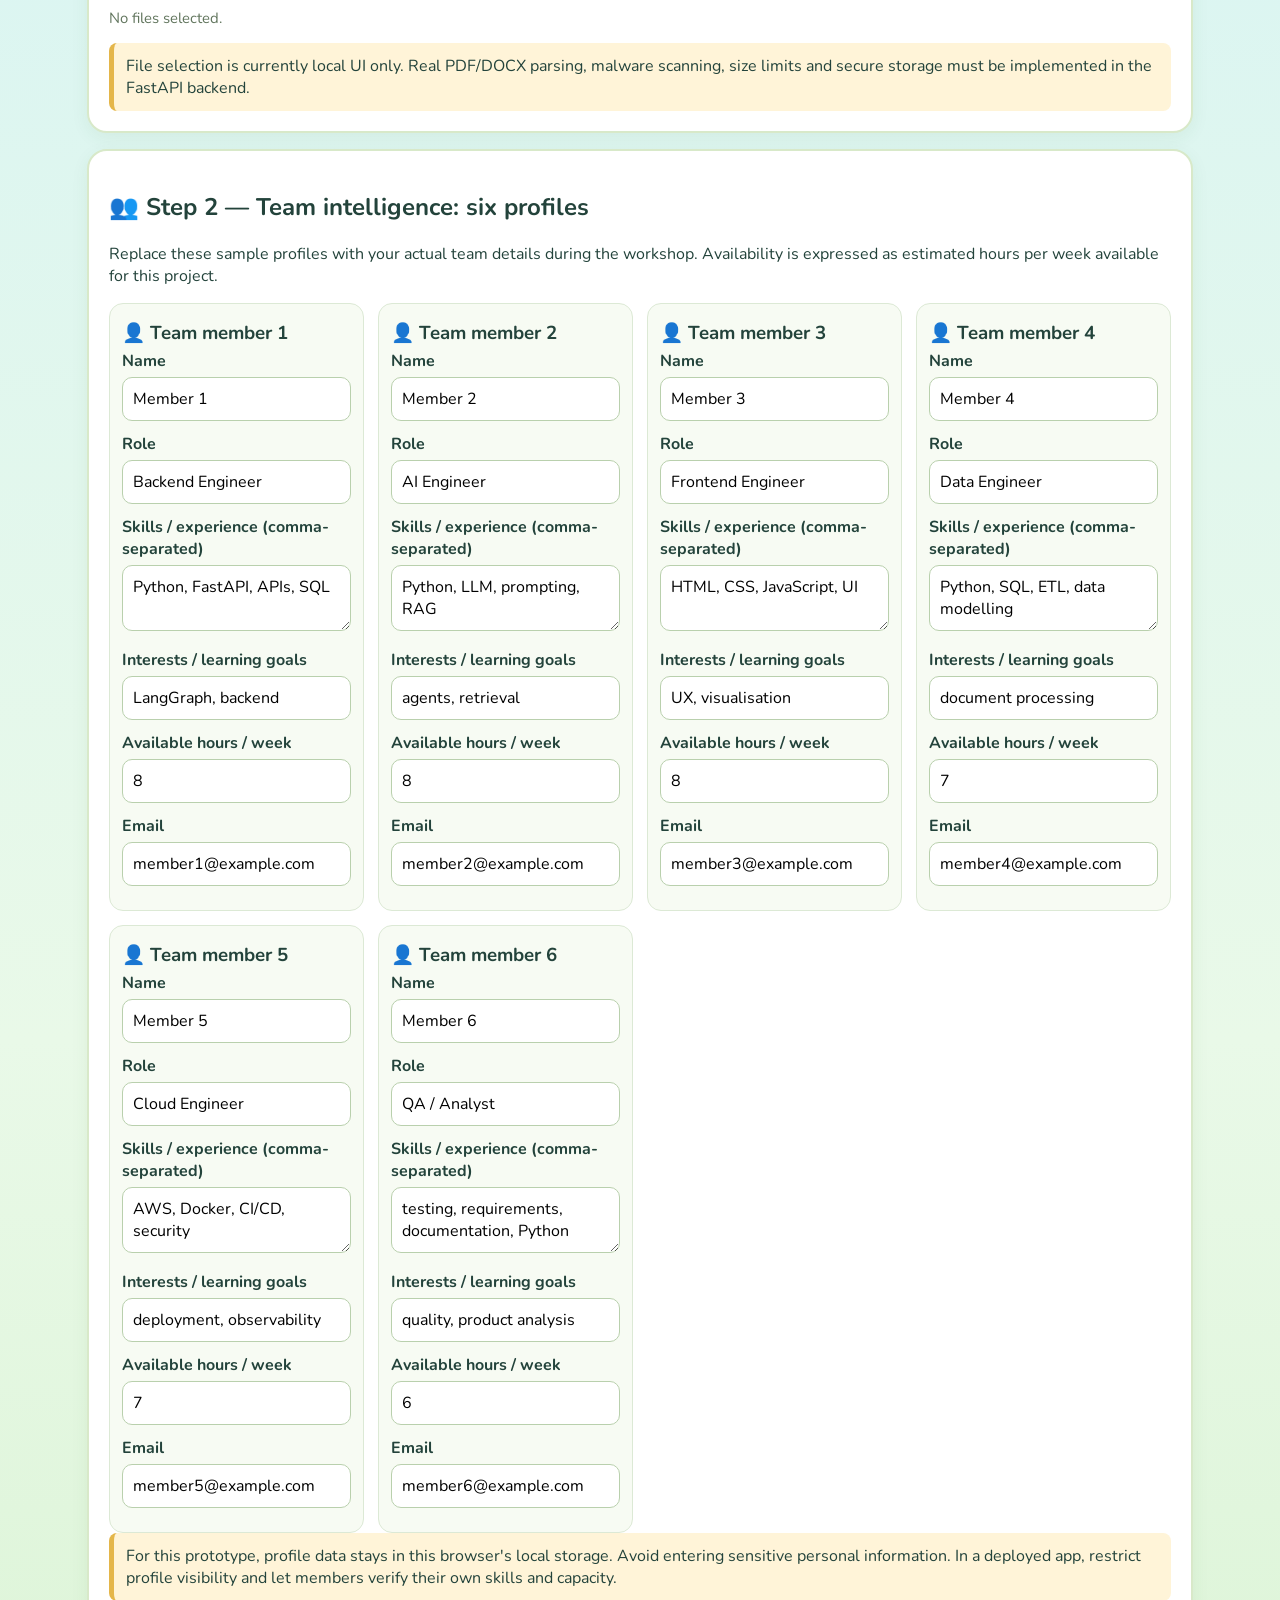
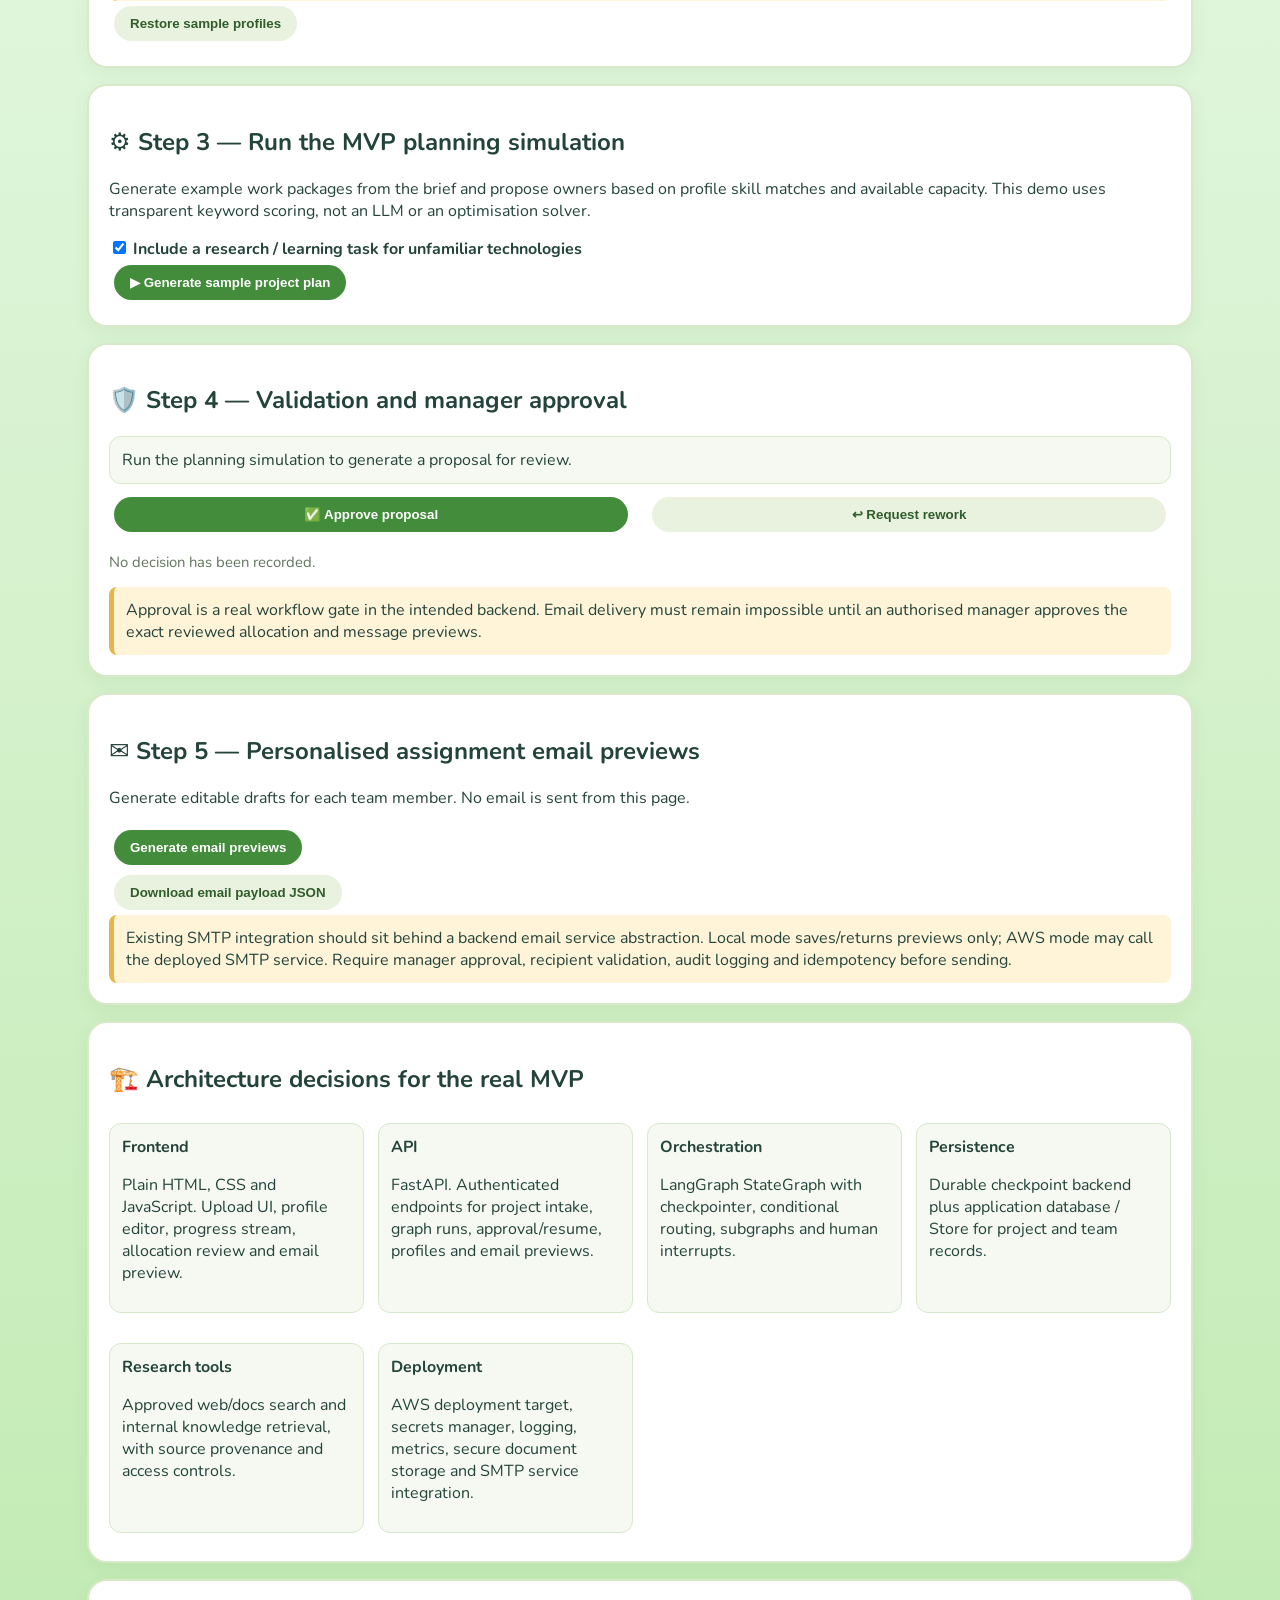
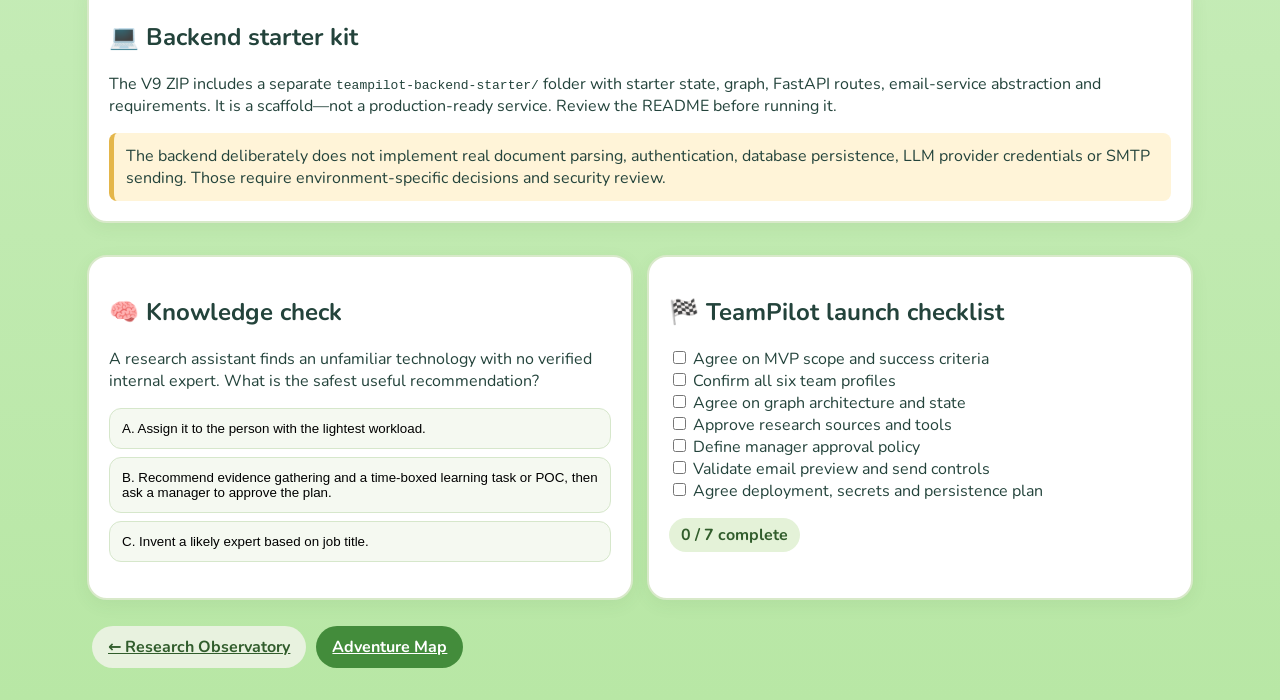
<file: team-pilot-hq.html>
<!DOCTYPE html>
<html lang="en"><head><meta charset="UTF-8"><meta name="viewport" content="width=device-width,initial-scale=1">
<title>TeamPilot HQ • LangGraph Adventure</title><link rel="stylesheet" href="styles.css">
<style>
.hq-wrap{max-width:1150px;margin:auto;padding:22px}.hq-hero,.hq-card{background:#fff;border:2px solid #d8e9c9;border-radius:20px;padding:20px;margin:16px 0;box-shadow:0 5px 18px #355b2510}
.hq-hero{background:linear-gradient(120deg,#e6f7d9,#fff2d5)}.hq-grid{display:grid;grid-template-columns:repeat(auto-fit,minmax(250px,1fr));gap:14px}
.hq-pill{display:inline-block;background:#e4f2d8;padding:6px 12px;border-radius:20px;font-weight:700;color:#315d2c}
.hq-btn{background:#438c3b;color:#fff;border:0;border-radius:22px;padding:10px 16px;margin:5px;cursor:pointer;font-weight:700}.hq-btn.alt{background:#e8f2df;color:#315d2c}
.hq-input{width:100%;box-sizing:border-box;padding:10px;border:1px solid #b9d0ad;border-radius:10px;margin:5px 0 12px;font:inherit}.hq-label{font-weight:700;display:block}
.hq-member{background:#f7fbf3;border:1px solid #dce9d5;border-radius:14px;padding:12px}.hq-member h3{margin:4px 0}
.hq-stage{padding:12px;border-radius:12px;background:#f1f8eb;border:1px solid #d9e9cf;margin:8px 0}.hq-stage.done{background:#e2f6df;border-color:#78bd69}
.hq-result{background:#f5f9f1;border:1px solid #d6e7cb;border-radius:12px;padding:12px;margin:8px 0}
.hq-table-wrap{overflow-x:auto}.hq-table{border-collapse:collapse;width:100%;min-width:650px}.hq-table th,.hq-table td{padding:10px;border-bottom:1px solid #dce8d3;text-align:left;vertical-align:top}
.hq-code{white-space:pre-wrap;overflow:auto;background:#183b32;color:#f1ffe9;padding:16px;border-radius:14px;font-size:12px}
.hq-muted{color:#61755d;font-size:.93rem}.hq-warning{background:#fff4d8;border-left:5px solid #e4b64a;padding:12px;border-radius:8px}
</style></head><body>
<header class="topbar"><a class="brand" href="index.html">🧭 LangGraph Adventure</a><span class="tag">DESTINATION 09 • TEAMPILOT HQ</span></header>
<main class="hq-wrap">
<a href="index.html">← Adventure Map</a>
<section class="hq-hero"><span class="hq-pill">🚀 FINAL DESTINATION</span><h1>From requirements to responsibilities</h1>
<p>Bring the workshop concepts together in a collaborative AI project-management assistant. Your team can explore the workflow, enter a project brief, define six team profiles, review a sample allocation and prepare assignment emails.</p>
<div class="hq-warning"><b>Byte says:</b> “This is our MVP command centre! The sample run is a local interactive simulation. It helps your team make architecture and product decisions; it does not call an LLM, send email or upload files to a server.”</div>
<button class="hq-btn" onclick="sayByte()">🔊 Hear Byte</button><button class="hq-btn alt" onclick="speechSynthesis.cancel()">Stop voice</button></section>

<section class="hq-card"><h2>🗺️ TeamPilot workflow</h2><div class="hq-grid" id="workflowMap">
<div class="hq-stage">📄 <b>1. Requirements intake</b><br><small>Upload and parse project documents</small></div>
<div class="hq-stage">🧭 <b>2. Project analysis</b><br><small>Goals, scope, constraints, ambiguities</small></div>
<div class="hq-stage">🔭 <b>3. Technology research</b><br><small>Evidence, unknowns, recommendations</small></div>
<div class="hq-stage">🧩 <b>4. Component design</b><br><small>Components, dependencies and risks</small></div>
<div class="hq-stage">📝 <b>5. Story generation</b><br><small>Tasks, acceptance criteria and estimates</small></div>
<div class="hq-stage">👥 <b>6. Team intelligence</b><br><small>Skills, interests, capacity and workload</small></div>
<div class="hq-stage">⚖️ <b>7. Task allocation</b><br><small>Explainable candidate matching</small></div>
<div class="hq-stage">🛡️ <b>8. Validation</b><br><small>Dependencies, suitability, workload</small></div>
<div class="hq-stage">🙋 <b>9. Human approval</b><br><small>Approve, reject or request rework</small></div>
<div class="hq-stage">✉️ <b>10. Communications</b><br><small>Preview six personalised emails</small></div></div>
<p class="hq-muted">Use deterministic Python functions for parsing, validation and policy checks; use LLM-backed nodes for reasoning where it adds value. Don't force every stage to be an autonomous agent.</p></section>

<section class="hq-card"><h2>📄 Step 1 — Project intake</h2>
<label class="hq-label" for="projectName">Project name</label><input class="hq-input" id="projectName" value="TeamPilot AI">
<label class="hq-label" for="projectBrief">Project requirements / brief</label><textarea class="hq-input" id="projectBrief" rows="5">Build an AI project management assistant. It should analyse requirements, research unfamiliar technologies, create components and user stories, allocate work across six team members using skills and capacity, validate the plan, request manager approval, and prepare assignment emails.</textarea>
<label class="hq-label" for="techStack">Known or proposed technologies</label><input class="hq-input" id="techStack" value="Python, FastAPI, LangGraph, HTML, CSS, JavaScript">
<label class="hq-label" for="unknownTech">Technologies needing investigation</label><input class="hq-input" id="unknownTech" value="GraphRAG, MCP">
<label class="hq-label" for="projectFiles">Attach requirement files (prototype selection only)</label><input class="hq-input" id="projectFiles" type="file" multiple accept=".pdf,.docx,.txt,.md">
<p id="fileList" class="hq-muted">No files selected.</p>
<div class="hq-warning">File selection is currently local UI only. Real PDF/DOCX parsing, malware scanning, size limits and secure storage must be implemented in the FastAPI backend.</div></section>

<section class="hq-card"><h2>👥 Step 2 — Team intelligence: six profiles</h2>
<p>Replace these sample profiles with your actual team details during the workshop. Availability is expressed as estimated hours per week available for this project.</p>
<div class="hq-grid" id="members"></div>
<div class="hq-warning">For this prototype, profile data stays in this browser's local storage. Avoid entering sensitive personal information. In a deployed app, restrict profile visibility and let members verify their own skills and capacity.</div>
<button class="hq-btn alt" onclick="resetMembers()">Restore sample profiles</button></section>

<section class="hq-card"><h2>⚙️ Step 3 — Run the MVP planning simulation</h2>
<p>Generate example work packages from the brief and propose owners based on profile skill matches and available capacity. This demo uses transparent keyword scoring, not an LLM or an optimisation solver.</p>
<label class="hq-label"><input type="checkbox" id="includeUnknown" checked> Include a research / learning task for unfamiliar technologies</label>
<button class="hq-btn" onclick="runPlanning()">▶ Generate sample project plan</button>
<div id="planOutput" aria-live="polite"></div></section>

<section class="hq-card"><h2>🛡️ Step 4 — Validation and manager approval</h2>
<div id="validationOutput" class="hq-result">Run the planning simulation to generate a proposal for review.</div>
<div class="hq-grid"><button class="hq-btn" onclick="approvePlan()">✅ Approve proposal</button><button class="hq-btn alt" onclick="rejectPlan()">↩ Request rework</button></div>
<p id="approvalStatus" class="hq-muted">No decision has been recorded.</p>
<div class="hq-warning">Approval is a real workflow gate in the intended backend. Email delivery must remain impossible until an authorised manager approves the exact reviewed allocation and message previews.</div></section>

<section class="hq-card"><h2>✉️ Step 5 — Personalised assignment email previews</h2>
<p>Generate editable drafts for each team member. No email is sent from this page.</p>
<button class="hq-btn" onclick="generateEmails()">Generate email previews</button>
<div id="emailPreviews"></div>
<button class="hq-btn alt" onclick="downloadEmailPayload()">Download email payload JSON</button>
<div class="hq-warning">Existing SMTP integration should sit behind a backend email service abstraction. Local mode saves/returns previews only; AWS mode may call the deployed SMTP service. Require manager approval, recipient validation, audit logging and idempotency before sending.</div></section>

<section class="hq-card"><h2>🏗️ Architecture decisions for the real MVP</h2>
<div class="hq-grid">
<div class="hq-result"><b>Frontend</b><p>Plain HTML, CSS and JavaScript. Upload UI, profile editor, progress stream, allocation review and email preview.</p></div>
<div class="hq-result"><b>API</b><p>FastAPI. Authenticated endpoints for project intake, graph runs, approval/resume, profiles and email previews.</p></div>
<div class="hq-result"><b>Orchestration</b><p>LangGraph StateGraph with checkpointer, conditional routing, subgraphs and human interrupts.</p></div>
<div class="hq-result"><b>Persistence</b><p>Durable checkpoint backend plus application database / Store for project and team records.</p></div>
<div class="hq-result"><b>Research tools</b><p>Approved web/docs search and internal knowledge retrieval, with source provenance and access controls.</p></div>
<div class="hq-result"><b>Deployment</b><p>AWS deployment target, secrets manager, logging, metrics, secure document storage and SMTP service integration.</p></div>
</div></section>

<section class="hq-card"><h2>💻 Backend starter kit</h2>
<p>The V9 ZIP includes a separate <code>teampilot-backend-starter/</code> folder with starter state, graph, FastAPI routes, email-service abstraction and requirements. It is a scaffold—not a production-ready service. Review the README before running it.</p>
<div class="hq-warning">The backend deliberately does not implement real document parsing, authentication, database persistence, LLM provider credentials or SMTP sending. Those require environment-specific decisions and security review.</div>
</section>

<section class="hq-grid"><div class="hq-card"><h2>🧠 Knowledge check</h2><p id="quizQ"></p><div id="quizA"></div><p id="quizResult"></p></div>
<div class="hq-card"><h2>🏁 TeamPilot launch checklist</h2>
<label><input type="checkbox" class="hq-check" value="scope"> Agree on MVP scope and success criteria</label><br>
<label><input type="checkbox" class="hq-check" value="profiles"> Confirm all six team profiles</label><br>
<label><input type="checkbox" class="hq-check" value="architecture"> Agree on graph architecture and state</label><br>
<label><input type="checkbox" class="hq-check" value="research"> Approve research sources and tools</label><br>
<label><input type="checkbox" class="hq-check" value="approval"> Define manager approval policy</label><br>
<label><input type="checkbox" class="hq-check" value="email"> Validate email preview and send controls</label><br>
<label><input type="checkbox" class="hq-check" value="deploy"> Agree deployment, secrets and persistence plan</label>
<p class="hq-pill" id="launchProgress">0 / 7 complete</p></div></section>
<div style="margin:20px 0"><a class="hq-btn alt" href="research-observatory.html">← Research Observatory</a><a class="hq-btn" href="index.html">Adventure Map</a></div>
</main><script src="app.js"></script><script src="team-pilot-hq.js"></script></body></html>
</file>
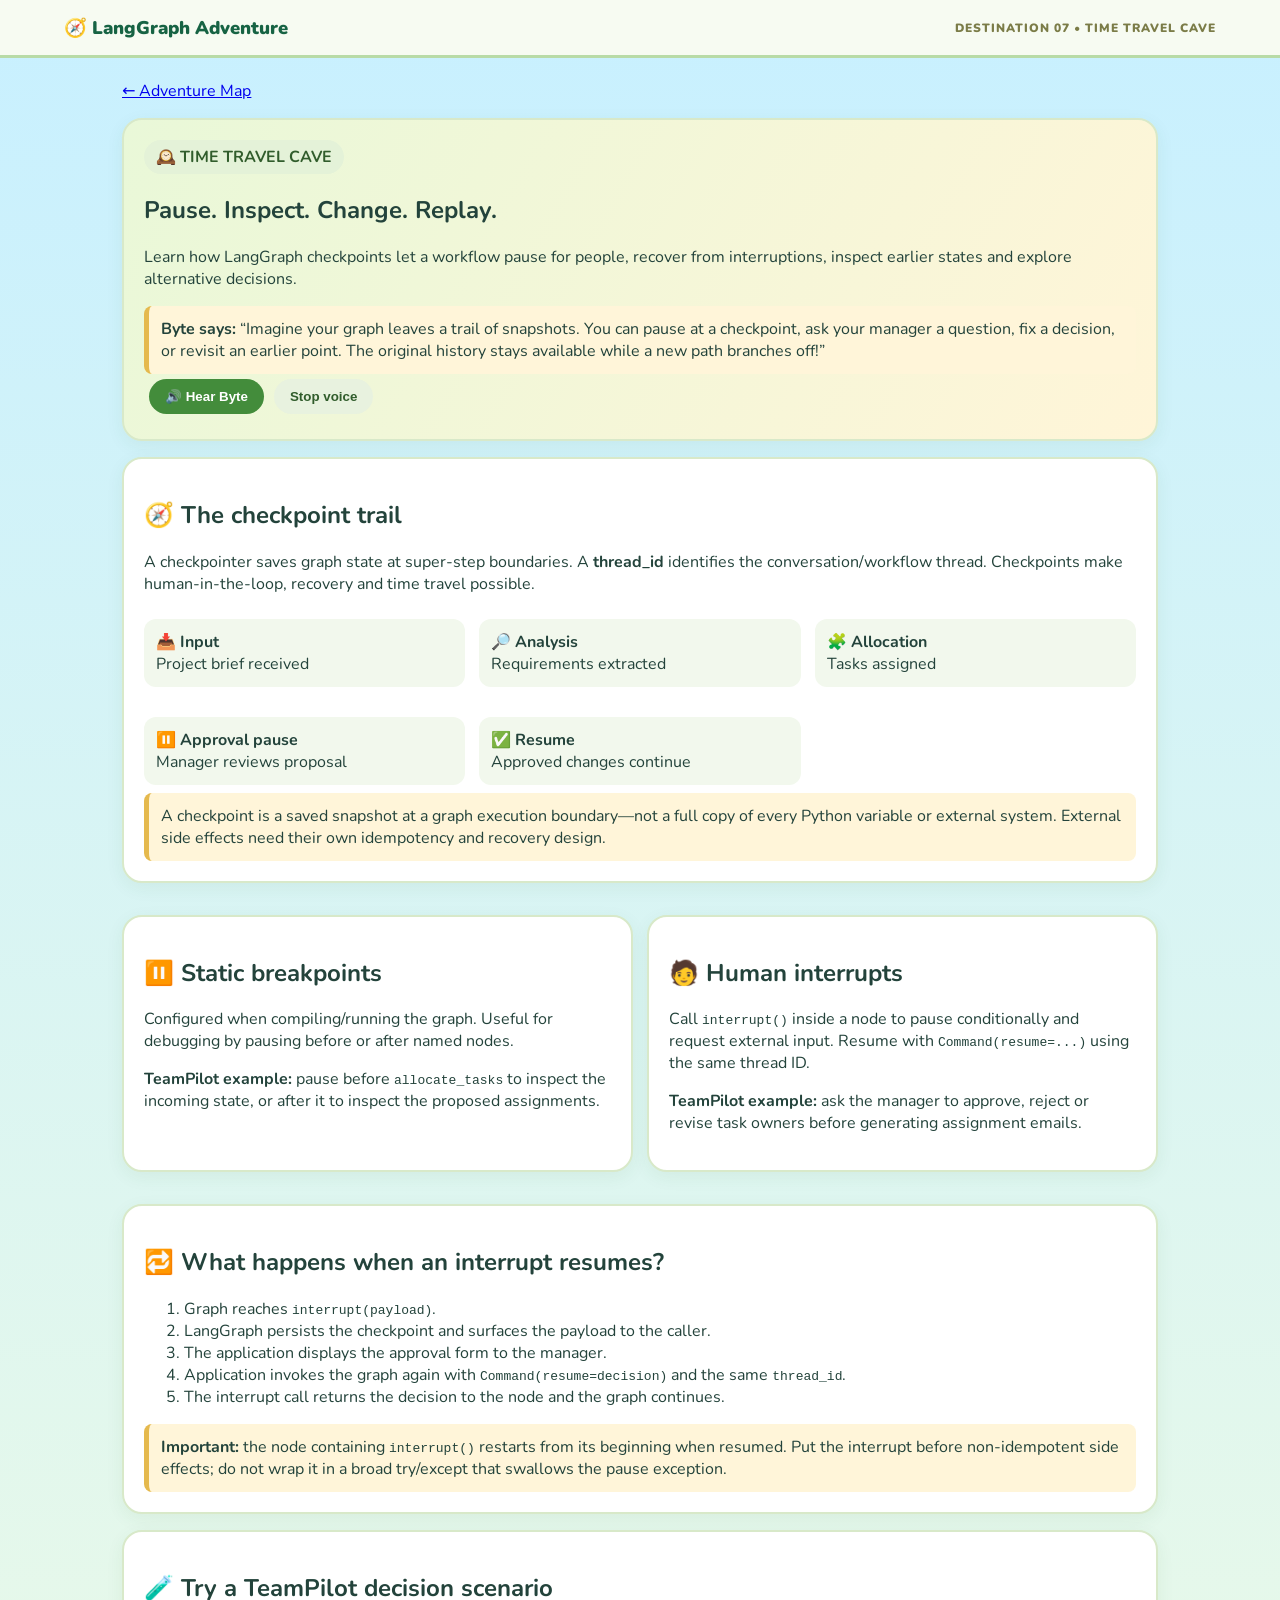
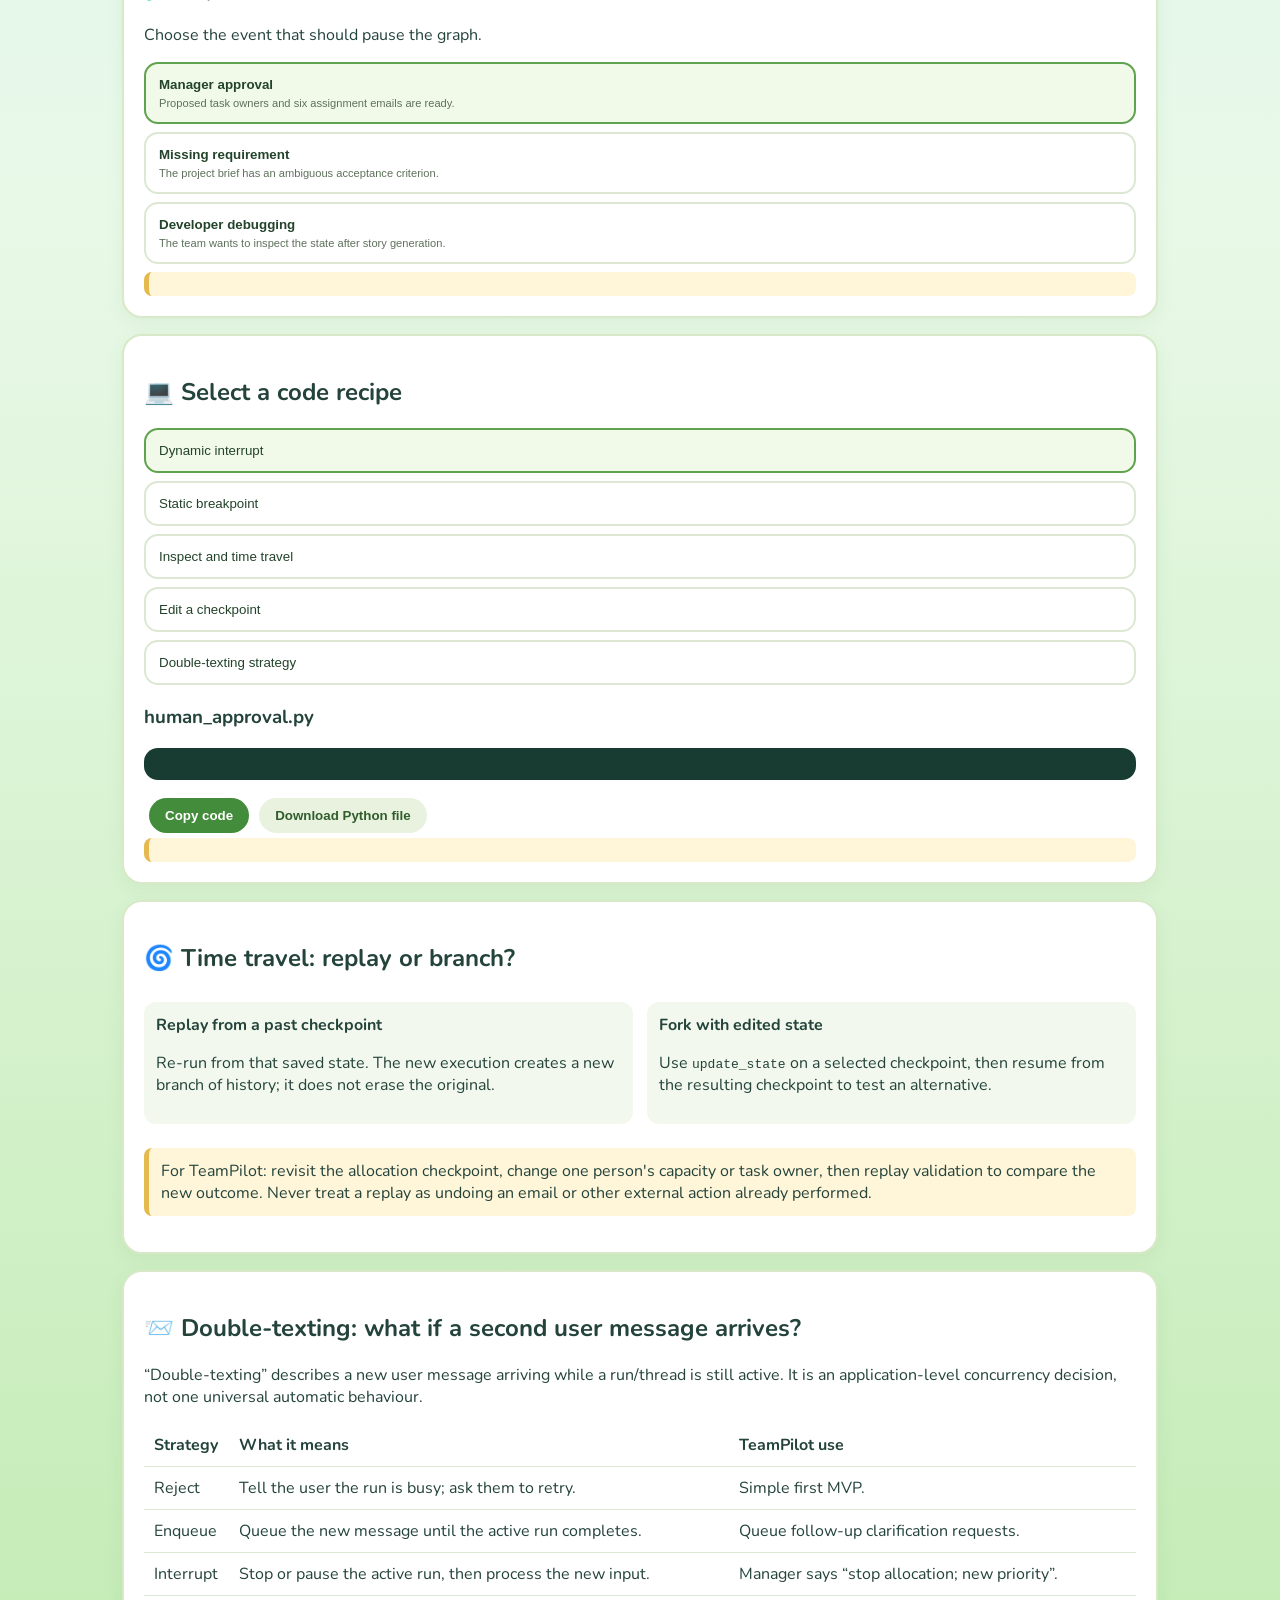
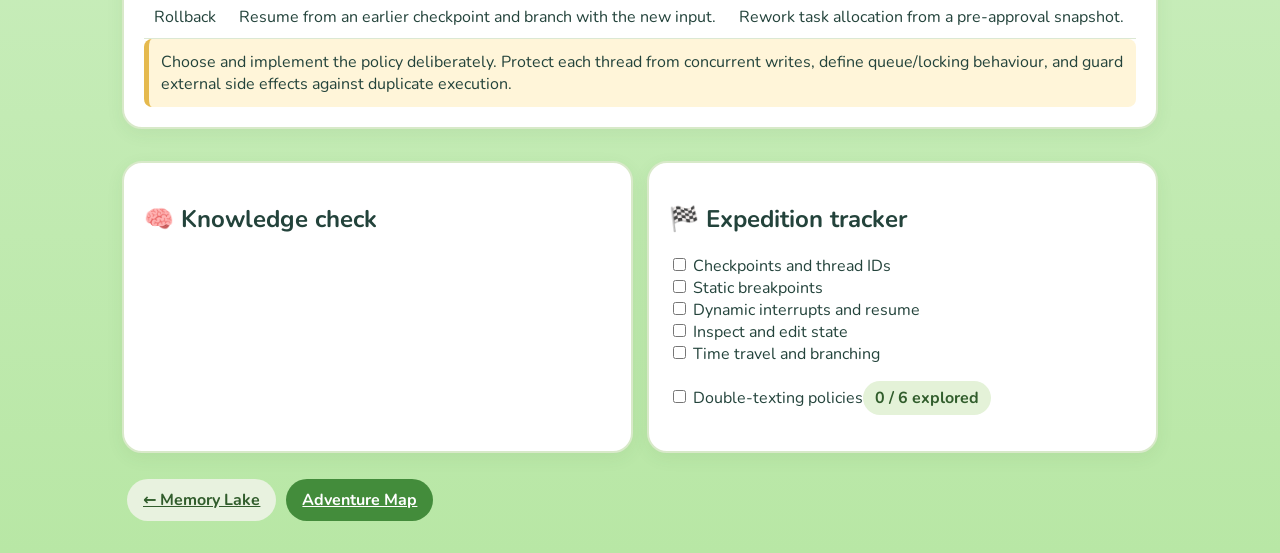
<file: time-travel-cave.html>
<!DOCTYPE html>
<html lang="en"><head><meta charset="UTF-8"><meta name="viewport" content="width=device-width,initial-scale=1">
<title>Time Travel Cave • LangGraph Adventure</title><link rel="stylesheet" href="styles.css">
<style>
.cave-wrap{max-width:1080px;margin:auto;padding:22px}.cave-hero,.cave-card{background:#fff;border:2px solid #d8e9c9;border-radius:20px;padding:20px;margin:16px 0;box-shadow:0 5px 18px #355b2510}
.cave-hero{background:linear-gradient(120deg,#e9f8d8,#fff5d8)}.cave-grid{display:grid;grid-template-columns:repeat(auto-fit,minmax(260px,1fr));gap:14px}
.cave-pill{display:inline-block;background:#e4f2d8;padding:6px 12px;border-radius:20px;font-weight:700;color:#315d2c}
.cave-choice{display:block;width:100%;text-align:left;background:#fff;border:2px solid #dce8d3;border-radius:14px;padding:13px;margin:8px 0;cursor:pointer;color:#23432a}
.cave-choice.active{border-color:#60a34e;background:#f1fae9}.cave-choice small{display:block;margin-top:5px;color:#5e715b}
.cave-code{white-space:pre-wrap;overflow:auto;background:#183b32;color:#f1ffe9;padding:16px;border-radius:14px;font-size:13px}
.cave-note{background:#fff5d9;border-left:5px solid #e5b94d;padding:12px;border-radius:8px}
.cave-btn{background:#438c3b;color:white;border:0;border-radius:22px;padding:10px 16px;margin:5px;cursor:pointer;font-weight:700}
.cave-btn.alt{background:#e8f2df;color:#315d2c}.cave-step{padding:12px;border-radius:12px;background:#f2f8ed;margin:8px 0}
.cave-wrap table{border-collapse:collapse;width:100%;min-width:540px}.cave-wrap th,.cave-wrap td{padding:10px;border-bottom:1px solid #dce8d3;text-align:left}
</style></head><body>
<header class="topbar"><a class="brand" href="index.html">🧭 LangGraph Adventure</a><span class="tag">DESTINATION 07 • TIME TRAVEL CAVE</span></header>
<main class="cave-wrap">
<a href="index.html">← Adventure Map</a>
<section class="cave-hero"><span class="cave-pill">🕰️ TIME TRAVEL CAVE</span><h1>Pause. Inspect. Change. Replay.</h1>
<p>Learn how LangGraph checkpoints let a workflow pause for people, recover from interruptions, inspect earlier states and explore alternative decisions.</p>
<div class="cave-note"><b>Byte says:</b> “Imagine your graph leaves a trail of snapshots. You can pause at a checkpoint, ask your manager a question, fix a decision, or revisit an earlier point. The original history stays available while a new path branches off!”</div>
<button class="cave-btn" onclick="sayByte()">🔊 Hear Byte</button><button class="cave-btn alt" onclick="speechSynthesis.cancel()">Stop voice</button></section>

<section class="cave-card"><h2>🧭 The checkpoint trail</h2><p>A checkpointer saves graph state at super-step boundaries. A <b>thread_id</b> identifies the conversation/workflow thread. Checkpoints make human-in-the-loop, recovery and time travel possible.</p>
<div class="cave-grid"><div class="cave-step">📥 <b>Input</b><br>Project brief received</div><div class="cave-step">🔎 <b>Analysis</b><br>Requirements extracted</div><div class="cave-step">🧩 <b>Allocation</b><br>Tasks assigned</div><div class="cave-step">⏸️ <b>Approval pause</b><br>Manager reviews proposal</div><div class="cave-step">✅ <b>Resume</b><br>Approved changes continue</div></div>
<div class="cave-note">A checkpoint is a saved snapshot at a graph execution boundary—not a full copy of every Python variable or external system. External side effects need their own idempotency and recovery design.</div></section>

<section class="cave-grid">
<div class="cave-card"><h2>⏸️ Static breakpoints</h2><p>Configured when compiling/running the graph. Useful for debugging by pausing before or after named nodes.</p><p><b>TeamPilot example:</b> pause before <code>allocate_tasks</code> to inspect the incoming state, or after it to inspect the proposed assignments.</p></div>
<div class="cave-card"><h2>🧑 Human interrupts</h2><p>Call <code>interrupt()</code> inside a node to pause conditionally and request external input. Resume with <code>Command(resume=...)</code> using the same thread ID.</p><p><b>TeamPilot example:</b> ask the manager to approve, reject or revise task owners before generating assignment emails.</p></div>
</section>

<section class="cave-card"><h2>🔁 What happens when an interrupt resumes?</h2>
<ol><li>Graph reaches <code>interrupt(payload)</code>.</li><li>LangGraph persists the checkpoint and surfaces the payload to the caller.</li><li>The application displays the approval form to the manager.</li><li>Application invokes the graph again with <code>Command(resume=decision)</code> and the same <code>thread_id</code>.</li><li>The interrupt call returns the decision to the node and the graph continues.</li></ol>
<div class="cave-note"><b>Important:</b> the node containing <code>interrupt()</code> restarts from its beginning when resumed. Put the interrupt before non-idempotent side effects; do not wrap it in a broad try/except that swallows the pause exception.</div></section>

<section class="cave-card"><h2>🧪 Try a TeamPilot decision scenario</h2><p>Choose the event that should pause the graph.</p>
<div id="scenarioChoices">
<button class="cave-choice active" data-s="approval"><b>Manager approval</b><small>Proposed task owners and six assignment emails are ready.</small></button>
<button class="cave-choice" data-s="missing"><b>Missing requirement</b><small>The project brief has an ambiguous acceptance criterion.</small></button>
<button class="cave-choice" data-s="debug"><b>Developer debugging</b><small>The team wants to inspect the state after story generation.</small></button>
</div><div id="scenarioAnswer" class="cave-note"></div></section>

<section class="cave-card"><h2>💻 Select a code recipe</h2><div id="recipes">
<button class="cave-choice active" data-r="interrupt">Dynamic interrupt</button>
<button class="cave-choice" data-r="breakpoint">Static breakpoint</button>
<button class="cave-choice" data-r="history">Inspect and time travel</button>
<button class="cave-choice" data-r="edit">Edit a checkpoint</button>
<button class="cave-choice" data-r="double">Double-texting strategy</button>
</div><h3 id="codeTitle">human_approval.py</h3><pre class="cave-code" id="codeBlock"></pre>
<button class="cave-btn" onclick="copyCode()">Copy code</button><button class="cave-btn alt" onclick="downloadCode()">Download Python file</button>
<div id="codeNote" class="cave-note"></div></section>

<section class="cave-card"><h2>🌀 Time travel: replay or branch?</h2><div class="cave-grid">
<div class="cave-step"><b>Replay from a past checkpoint</b><p>Re-run from that saved state. The new execution creates a new branch of history; it does not erase the original.</p></div>
<div class="cave-step"><b>Fork with edited state</b><p>Use <code>update_state</code> on a selected checkpoint, then resume from the resulting checkpoint to test an alternative.</p></div></div>
<p class="cave-note">For TeamPilot: revisit the allocation checkpoint, change one person's capacity or task owner, then replay validation to compare the new outcome. Never treat a replay as undoing an email or other external action already performed.</p></section>

<section class="cave-card"><h2>📨 Double-texting: what if a second user message arrives?</h2><p>“Double-texting” describes a new user message arriving while a run/thread is still active. It is an application-level concurrency decision, not one universal automatic behaviour.</p>
<table><tr><th>Strategy</th><th>What it means</th><th>TeamPilot use</th></tr>
<tr><td>Reject</td><td>Tell the user the run is busy; ask them to retry.</td><td>Simple first MVP.</td></tr>
<tr><td>Enqueue</td><td>Queue the new message until the active run completes.</td><td>Queue follow-up clarification requests.</td></tr>
<tr><td>Interrupt</td><td>Stop or pause the active run, then process the new input.</td><td>Manager says “stop allocation; new priority”.</td></tr>
<tr><td>Rollback</td><td>Resume from an earlier checkpoint and branch with the new input.</td><td>Rework task allocation from a pre-approval snapshot.</td></tr></table>
<div class="cave-note">Choose and implement the policy deliberately. Protect each thread from concurrent writes, define queue/locking behaviour, and guard external side effects against duplicate execution.</div></section>

<section class="cave-grid"><div class="cave-card"><h2>🧠 Knowledge check</h2><p id="quizQ"></p><div id="quizA"></div><p id="quizResult"></p></div>
<div class="cave-card"><h2>🏁 Expedition tracker</h2><label><input type="checkbox" class="cave-check" value="checkpoints"> Checkpoints and thread IDs</label><br>
<label><input type="checkbox" class="cave-check" value="breakpoints"> Static breakpoints</label><br><label><input type="checkbox" class="cave-check" value="interrupts"> Dynamic interrupts and resume</label><br><label><input type="checkbox" class="cave-check" value="state"> Inspect and edit state</label><br><label><input type="checkbox" class="cave-check" value="travel"> Time travel and branching</label><br><label><input type="checkbox" class="cave-check" value="double"> Double-texting policies</label><p class="cave-pill" id="progress">0 / 6 explored</p></div></section>
<div style="margin:20px 0"><a class="cave-btn alt" href="memory-lake.html">← Memory Lake</a><a class="cave-btn" href="index.html">Adventure Map</a></div>
</main>
<script src="app.js"></script><script src="time-travel-cave.js"></script></body></html>
</file>
<file: styles.css>
@import url('https://fonts.googleapis.com/css2?family=Nunito:wght@400;600;700;800;900&display=swap');
:root{--ink:#23433b;--green:#2d8b57;--deep:#176344;--cream:#fff9e9;--sun:#ffd45e;--coral:#ff8668;--sky:#dff5f4}
*{box-sizing:border-box}body{margin:0;font-family:Nunito,system-ui,sans-serif;color:var(--ink);background:linear-gradient(180deg,#c8f0ff 0%,#e9f9e8 48%,#b8e7a5 100%);min-height:100vh}
.topbar{display:flex;justify-content:space-between;align-items:center;padding:15px max(5vw,20px);background:#fffdf0d9;border-bottom:3px solid #b8dba7;position:sticky;top:0;z-index:5}.brand{font-weight:900;color:var(--deep);text-decoration:none;font-size:1.15rem}.tag{font-size:.75rem;font-weight:900;letter-spacing:1px;color:#7b7c48}
.map-shell{max-width:1100px;margin:auto;padding:30px 22px 50px}.hero{display:grid;grid-template-columns:1.5fr 1fr;gap:24px;align-items:center;background:#fffdf0;border:4px solid white;border-radius:30px;padding:35px;box-shadow:0 12px 0 #8bc98a;position:relative;overflow:hidden}.hero:after{content:"☁️   ☁️";position:absolute;right:20px;top:12px;font-size:2rem;opacity:.7}.eyebrow{font-weight:900;letter-spacing:2px;color:#e27b46}.hero h1{font-size:clamp(2.4rem,5vw,4.2rem);line-height:1.02;margin:8px 0}.hero h1 span{color:#e77b48}.hero p{font-size:1.1rem;max-width:520px}.byte-card{background:#e4f7db;border:3px dashed #79bd75;border-radius:24px;padding:20px;text-align:center}.byte{font-size:5rem;filter:drop-shadow(0 5px 0 #9ac98b)}.byte-card h2{margin:0}.button{display:inline-block;border:0;border-radius:14px;background:#ef8a4f;color:white;font:900 1rem Nunito;padding:13px 20px;text-decoration:none;cursor:pointer;box-shadow:0 4px 0 #c45f36}.button.secondary{background:#3b9b69;box-shadow:0 4px 0 #24764d}.map{margin-top:48px}.map h2{font-size:2rem;margin-bottom:0}.muted{color:#54746a}.destinations{display:grid;grid-template-columns:repeat(3,1fr);gap:17px;margin-top:22px}.destination{min-height:155px;background:#fffdf0;border:3px solid white;border-radius:22px;padding:18px;display:flex;flex-direction:column;text-decoration:none;color:var(--ink);box-shadow:0 7px 0 #9bcf88;transition:.15s}.destination:hover{transform:translateY(-4px)}.destination b{font-size:2.1rem}.destination strong{font-size:1.15rem}.destination small{margin-top:4px;min-height:36px}.destination em{font-style:normal;font-weight:900;font-size:.8rem;color:#43875c;margin-top:auto}.destination.current{background:#fff0c5;border-color:#ffd45e;box-shadow:0 7px 0 #e3b64b}.destination.locked{opacity:.65}.destination.done em{color:#27815b}footer{text-align:center;padding:45px 0 10px;color:#507466}
.page{max-width:1050px;margin:28px auto;padding:0 20px 50px}.crumb{font-weight:800;color:#43875c;text-decoration:none}.page-head{background:#fffdf0;border:4px solid white;border-radius:25px;padding:25px 30px;margin:18px 0 22px;box-shadow:0 8px 0 #9bcf88}.page-head h1{font-size:clamp(2rem,4vw,3rem);margin:4px 0}.page-head p{margin:6px 0}.mentor{display:flex;gap:14px;align-items:center;background:#e4f7db;border:2px dashed #78b974;padding:14px 18px;border-radius:18px;margin:16px 0}.mentor .avatar{font-size:2.6rem}.mentor p{margin:3px 0}.grid2{display:grid;grid-template-columns:1fr 1fr;gap:18px}.panel{background:#fffdf0;border:3px solid white;border-radius:20px;padding:20px;box-shadow:0 6px 0 #a3ce91}.panel h2,.panel h3{margin-top:0}.cards{display:grid;grid-template-columns:repeat(2,1fr);gap:13px}.choice{background:#fff8df;border:2px solid #f1d889;border-radius:16px;padding:15px;cursor:pointer;text-align:left;font:inherit;color:var(--ink)}.choice.active{border:3px solid #3c9c68;background:#e8f8df}.choice strong{display:block;font-size:1.05rem}.choice small{display:block;margin-top:5px}.pill{display:inline-block;background:#e0f3df;color:#286b49;border-radius:99px;padding:4px 10px;font-size:.78rem;font-weight:900}.code{white-space:pre;overflow:auto;background:#193b34;color:#efffe9;border-radius:14px;padding:16px;font: .86rem/1.5 ui-monospace,monospace}.actions{display:flex;gap:10px;flex-wrap:wrap;margin-top:12px}.actions button,.actions a{border:0;border-radius:12px;padding:10px 14px;background:#3b9665;color:white;font:800 .9rem Nunito;cursor:pointer;text-decoration:none}.actions .alt{background:#ed8a50}.notice{background:#fff0c5;border-left:5px solid #efb83e;padding:12px 14px;border-radius:10px}.flow{display:flex;flex-wrap:wrap;align-items:center;gap:8px;margin:12px 0}.node{background:#e6f5dc;border:2px solid #8dc47c;padding:9px 13px;border-radius:12px;font-weight:900}.arrow{font-size:1.3rem;color:#d27b43}.quiz-option{display:block;width:100%;text-align:left;margin:8px 0;padding:12px;border:2px solid #d6e8c9;background:white;border-radius:12px;font:inherit;cursor:pointer}.quiz-option:hover{border-color:#3b9665}
@media(max-width:760px){.hero,.grid2{grid-template-columns:1fr}.destinations{grid-template-columns:repeat(2,1fr)}.cards{grid-template-columns:1fr}.topbar{align-items:flex-start;gap:8px;flex-direction:column}}@media(max-width:440px){.destinations{grid-template-columns:1fr}.hero{padding:23px}}
</file>
